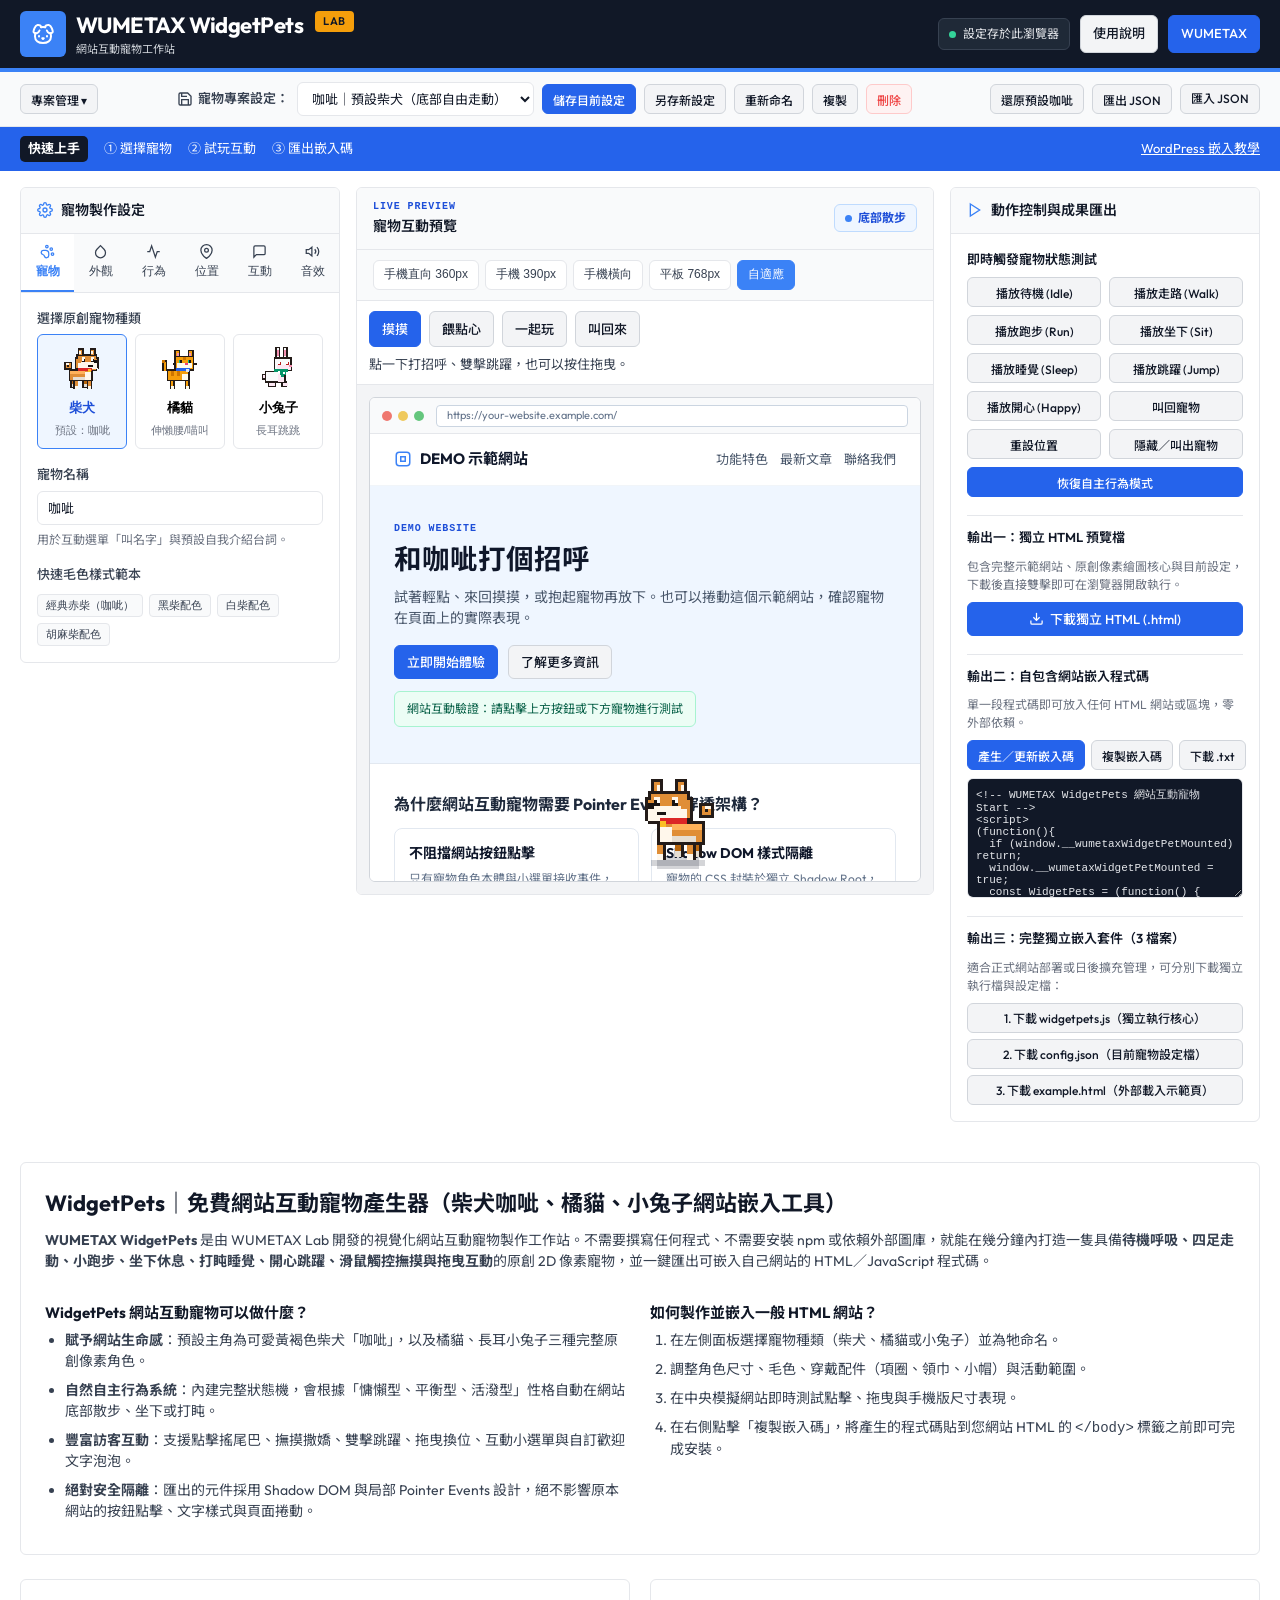
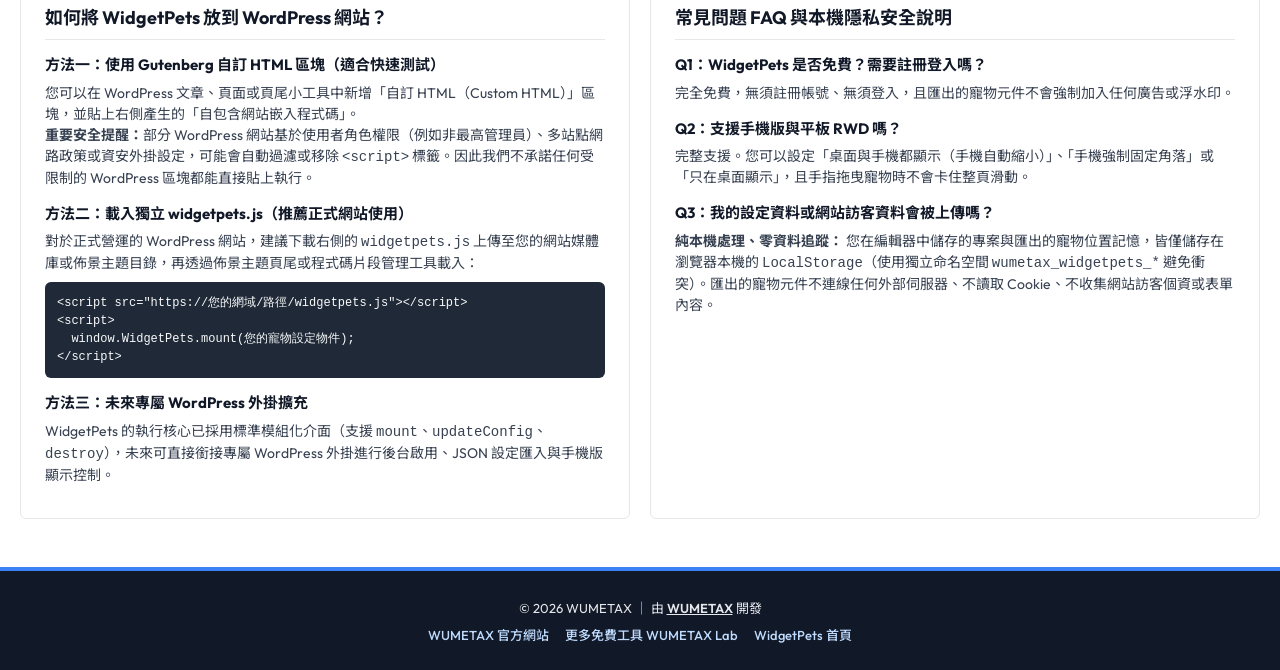
<file: index.html>
<!DOCTYPE html>
<html lang="zh-Hant">
<head>
  <meta charset="UTF-8">
  <meta name="viewport" content="width=device-width, initial-scale=1.0, maximum-scale=5.0">
  <meta name="theme-color" content="#111827">
  <title>免費網站互動寵物產生器｜柴犬、貓咪桌面寵物與網站嵌入工具｜WidgetPets</title>
  <meta name="description" content="免費使用 WidgetPets 網站互動寵物製作器，自訂柴犬、貓咪等可愛像素寵物，支援走路、睡覺、跳躍、點擊互動、拖曳移動與手機版顯示，即時預覽並產生 HTML／JavaScript 嵌入程式碼，讓你的網站擁有會動的互動寵物。">
  <link rel="canonical" href="https://widgetpets.wumetax.com/">
  
  <!-- Open Graph / Twitter Card -->
  <meta property="og:type" content="website">
  <meta property="og:title" content="免費網站互動寵物產生器｜柴犬、貓咪桌面寵物與網站嵌入工具｜WidgetPets">
  <meta property="og:description" content="免費使用 WidgetPets 網站互動寵物製作器，自訂柴犬、貓咪等可愛像素寵物，支援走路、睡覺、跳躍、點擊互動、拖曳移動與手機版顯示，即時預覽並產生 HTML／JavaScript 嵌入程式碼。">
  <meta property="og:url" content="https://widgetpets.wumetax.com/">
  <meta property="og:site_name" content="WUMETAX WidgetPets">
  <meta name="twitter:card" content="summary">
  <meta name="twitter:title" content="免費網站互動寵物產生器｜WidgetPets">
  <meta name="twitter:description" content="幾分鐘內建立專屬網站互動寵物，支援柴犬咖呲、橘貓、小兔子，一鍵匯出 Shadow DOM 安全隔離嵌入碼。">

  <!-- Inline SVG Favicon -->
  <link rel="icon" type="image/svg+xml" href="data:image/svg+xml,%3Csvg xmlns='http://www.w3.org/2000/svg' viewBox='0 0 32 32'%3E%3Crect width='32' height='32' rx='6' fill='%23111827'/%3E%3Cpath d='M7 9h4v4H7zm14 0h4v4h-4zM6 13h20v12H6z' fill='%23E08E36'/%3E%3Cpath d='M9 17h14v8H9z' fill='%23FFF7EB'/%3E%3Crect x='10' y='15' width='3' height='3' fill='%231F1916'/%3E%3Crect x='19' y='15' width='3' height='3' fill='%231F1916'/%3E%3Crect x='15' y='17' width='2' height='2' fill='%231F1916'/%3E%3C/svg%3E">

  <!-- Google Fonts with graceful fallback -->
  <link rel="preconnect" href="https://fonts.googleapis.com">
  <link rel="preconnect" href="https://fonts.gstatic.com" crossorigin>
  <link href="https://fonts.googleapis.com/css2?family=Noto+Sans+TC:wght@400;500;600;700&family=Outfit:wght@500;600;700&display=swap" rel="stylesheet">

  <!-- SoftwareApplication JSON-LD -->
  <script type="application/ld+json">
  {
    "@context": "https://schema.org",
    "@type": "SoftwareApplication",
    "name": "WUMETAX WidgetPets 網站互動寵物製作工作站",
    "operatingSystem": "Web Browser",
    "applicationCategory": "DeveloperApplication",
    "offers": {
      "@type": "Offer",
      "price": "0",
      "priceCurrency": "TWD"
    },
    "author": {
      "@type": "Organization",
      "name": "WUMETAX",
      "url": "https://wumetax.com/"
    },
    "url": "https://widgetpets.wumetax.com/",
    "description": "免費線上製作網站互動像素寵物，支援柴犬咖呲、橘貓、小兔子，具備完整狀態機、滑鼠觸控互動與獨立 Shadow DOM 網站嵌入碼匯出。"
  }
  </script>

  <style>
    :root {
      --topbar-height: 72px;
      --nav-bg: #111827;
      --primary: #3B82F6;
      --primary-hover: #2563EB;
      --primary-light: #EFF6FF;
      --bg-main: #FFFFFF;
      --card-bg: #FFFFFF;
      --border: #E5E7EB;
      --text-main: #111827;
      --text-sub: #374151;
      --text-muted: #6B7280;
      --success: #10B981;
      --danger: #EF4444;
      --warning: #F59E0B;
      --radius: 6px;
      --soft: #F9FAFB;
      --line-strong: #D1D5DB;
      --font-sans: 'Outfit', 'Noto Sans TC', -apple-system, BlinkMacSystemFont, "Segoe UI", Roboto, sans-serif;
    }

    * {
      box-sizing: border-box;
      margin: 0;
      padding: 0;
    }

    body {
      font-family: var(--font-sans);
      background-color: var(--bg-main);
      color: var(--text-main);
      line-height: 1.5;
      -webkit-font-smoothing: antialiased;
    }

    /* Top Navigation */
    .top-navbar {
      background-color: var(--nav-bg);
      color: #FFFFFF;
      min-height: var(--topbar-height);
      padding: 0 20px;
      display: flex;
      align-items: center;
      justify-content: space-between;
      position: sticky;
      top: 0;
      z-index: 100;
      border-bottom: 4px solid var(--primary);
    }

    .brand-group {
      display: flex;
      align-items: center;
      gap: 12px;
    }

    .brand-logo {
      display: flex;
      align-items: center;
      gap: 10px;
      text-decoration: none;
      color: #FFFFFF;
    }

    .brand-badge {
      align-self: flex-start;
      background: #F59E0B;
      color: #111827;
      font-size: 11px;
      font-weight: 600;
      padding: 2px 8px;
      border-radius: 4px;
      letter-spacing: 0.5px;
    }

    .brand-mark {
      display: grid;
      place-items: center;
      width: 46px;
      height: 46px;
      flex: 0 0 auto;
      background: var(--primary);
      border-radius: var(--radius);
      color: #fff;
    }

    .brand-copy { display: grid; line-height: 1.2; }
    .brand-title { font-size: 22px; font-weight: 700; letter-spacing: -0.025em; }
    .brand-copy small { color: #D1D5DB; font-size: 11px; margin-top: 4px; }

    .nav-actions {
      display: flex;
      align-items: center;
      gap: 10px;
    }

    /* Project Bar */
    .project-bar {
      background: var(--soft);
      border-bottom: 1px solid var(--border);
      padding: 10px 20px;
      display: flex;
      align-items: center;
      justify-content: space-between;
      flex-wrap: wrap;
      gap: 12px;
    }

    .project-tools-toggle { display: none; }
    .visually-hidden {
      position: absolute;
      width: 1px;
      height: 1px;
      clip-path: inset(50%);
      overflow: hidden;
    }
    .btn:has(.visually-hidden:focus-visible) { outline: 3px solid #D97706; outline-offset: 2px; }

    .project-selector-group {
      display: flex;
      align-items: center;
      gap: 8px;
      flex-wrap: wrap;
    }

    .project-label {
      font-size: 13px;
      font-weight: 600;
      color: var(--text-sub);
      display: flex;
      align-items: center;
      gap: 5px;
    }

    /* Buttons & Inputs */
    .btn {
      display: inline-flex;
      align-items: center;
      justify-content: center;
      gap: 6px;
      height: 34px;
      padding: 0 12px;
      font-size: 13px;
      font-weight: 500;
      font-family: inherit;
      border-radius: 6px;
      border: 1px solid var(--line-strong);
      background: #F3F4F6;
      color: var(--text-main);
      cursor: pointer;
      transition: all 0.15s ease;
      white-space: nowrap;
      text-decoration: none;
    }

    .btn:hover {
      background: #E5E7EB;
      border-color: #9CA3AF;
    }

    .btn:active {
      transform: translateY(1px);
    }

    .btn-primary {
      background: var(--primary-hover);
      border-color: var(--primary-hover);
      color: #FFFFFF;
    }

    .btn-primary:hover {
      background: #1D4ED8;
      border-color: #1D4ED8;
    }

    .btn-danger {
      color: var(--danger);
      border-color: #FECACA;
      background: #FEF2F2;
    }

    .btn-danger:hover {
      background: #FEE2E2;
    }

    .btn-sm {
      height: 30px;
      padding: 0 10px;
      font-size: 12px;
    }

    .select-input, .text-input {
      height: 34px;
      padding: 0 10px;
      border: 1px solid var(--border);
      border-radius: 6px;
      font-size: 13px;
      font-family: inherit;
      color: var(--text-main);
      background: #FFFFFF;
      outline: none;
      transition: border-color 0.15s;
    }

    .select-input:focus, .text-input:focus {
      border-color: var(--primary);
      box-shadow: 0 0 0 2px rgba(59, 130, 246, 0.15);
    }

    /* Mobile Mode Switcher (Hidden on Desktop) */
    .mobile-workspace-nav {
      display: none;
      background: var(--card-bg);
      border-bottom: 1px solid var(--border);
      padding: 6px 12px;
      gap: 6px;
      overflow-x: auto;
    }

    .mobile-tab-btn {
      flex: 1;
      min-width: 64px;
      height: 34px;
      border: 1px solid var(--border);
      background: #F9FAFB;
      border-radius: 6px;
      font-size: 13px;
      font-weight: 500;
      color: var(--text-sub);
      cursor: pointer;
      display: flex;
      align-items: center;
      justify-content: center;
      gap: 4px;
    }

    .mobile-tab-btn.active {
      background: var(--primary);
      color: #FFFFFF;
      border-color: var(--primary);
    }

    /* Main 3-Column Workstation Grid */
    .workstation-grid {
      display: grid;
      grid-template-columns: 320px minmax(0, 1fr) 310px;
      gap: 16px;
      padding: 16px 20px;
      min-height: calc(100vh - 120px);
      max-width: 1920px;
      margin: 0 auto;
      align-items: start;
    }

    .panel-card {
      background: var(--card-bg);
      border: 1px solid var(--border);
      border-radius: var(--radius);
      display: flex;
      flex-direction: column;
      overflow: hidden;
      min-width: 0;
    }

    .panel-header {
      padding: 12px 16px;
      border-bottom: 1px solid var(--border);
      display: flex;
      align-items: center;
      justify-content: space-between;
      background: #F9FAFB;
    }

    .panel-title {
      font-size: 14px;
      font-weight: 600;
      color: var(--text-main);
      display: flex;
      align-items: center;
      gap: 8px;
    }

    /* Left Panel Tabs */
    .config-tabs {
      display: grid;
      grid-template-columns: repeat(6, 1fr);
      border-bottom: 1px solid var(--border);
      background: #F9FAFB;
    }

    .config-tab {
      padding: 10px 4px;
      font-size: 12px;
      font-weight: 500;
      color: var(--text-sub);
      background: transparent;
      border: none;
      border-bottom: 2px solid transparent;
      cursor: pointer;
      display: flex;
      flex-direction: column;
      align-items: center;
      gap: 4px;
      transition: all 0.15s;
    }

    .config-tab:hover {
      color: var(--primary);
      background: #F3F4F6;
    }

    .config-tab.active {
      color: var(--primary);
      border-bottom-color: var(--primary);
      background: #FFFFFF;
      font-weight: 600;
    }

    .config-body {
      padding: 16px;
      max-height: calc(100vh - 220px);
      overflow-y: auto;
    }

    .tab-pane {
      display: none;
      flex-direction: column;
      gap: 16px;
    }

    .tab-pane.active {
      display: flex;
    }

    /* Form Controls */
    .form-group {
      display: flex;
      flex-direction: column;
      gap: 6px;
    }

    .form-label {
      font-size: 13px;
      font-weight: 500;
      color: var(--text-sub);
      display: flex;
      align-items: center;
      justify-content: space-between;
    }

    .form-hint {
      font-size: 12px;
      color: var(--text-muted);
    }

    .species-cards {
      display: grid;
      grid-template-columns: repeat(3, 1fr);
      gap: 8px;
    }

    .species-card {
      border: 1px solid var(--border);
      border-radius: 6px;
      padding: 10px 8px;
      text-align: center;
      cursor: pointer;
      background: #FFFFFF;
      transition: all 0.15s;
      display: flex;
      flex-direction: column;
      align-items: center;
      gap: 6px;
    }

    .species-card:hover {
      border-color: #93C5FD;
      background: #F9FAFB;
    }

    .species-card.active {
      border-color: var(--primary);
      background: var(--primary-light);
      color: #1D4ED8;
    }

    .species-name {
      font-size: 13px;
      font-weight: 600;
    }

    .species-tag {
      font-size: 11px;
      color: var(--text-muted);
    }

    .color-row {
      display: grid;
      grid-template-columns: 1fr 1fr;
      gap: 10px;
    }

    .color-picker-wrap {
      display: flex;
      align-items: center;
      gap: 8px;
      border: 1px solid var(--border);
      padding: 4px 8px;
      border-radius: 6px;
      background: #FFFFFF;
    }

    .color-picker-wrap input[type="color"] {
      width: 24px;
      height: 24px;
      border: none;
      background: none;
      cursor: pointer;
    }

    .color-hex {
      font-size: 12px;
      font-family: monospace;
      color: var(--text-sub);
    }

    .preset-swatches {
      display: flex;
      gap: 6px;
      flex-wrap: wrap;
      margin-top: 4px;
    }

    .swatch-btn {
      font-size: 11px;
      padding: 3px 8px;
      border-radius: 4px;
      border: 1px solid var(--border);
      background: #F9FAFB;
      cursor: pointer;
      color: var(--text-sub);
    }

    .swatch-btn:hover {
      border-color: var(--primary);
      color: var(--primary);
    }

    .range-wrap {
      display: flex;
      align-items: center;
      gap: 10px;
    }

    .range-wrap input[type="range"] {
      flex: 1;
      accent-color: var(--primary);
      cursor: pointer;
    }

    .switch-row {
      display: flex;
      align-items: center;
      justify-content: space-between;
      padding: 8px 10px;
      background: #F9FAFB;
      border: 1px solid var(--border);
      border-radius: 6px;
    }

    .switch-label {
      font-size: 13px;
      color: var(--text-main);
    }

    .toggle-checkbox {
      width: 18px;
      height: 18px;
      accent-color: var(--primary);
      cursor: pointer;
    }

    /* Speech Phrases List */
    .phrases-list {
      display: flex;
      flex-direction: column;
      gap: 6px;
      max-height: 180px;
      overflow-y: auto;
      border: 1px solid var(--border);
      border-radius: 6px;
      padding: 8px;
      background: #F9FAFB;
    }

    .phrase-item {
      display: flex;
      align-items: center;
      justify-content: space-between;
      gap: 8px;
      background: #FFFFFF;
      padding: 6px 8px;
      border-radius: 4px;
      border: 1px solid var(--border);
      font-size: 12px;
    }

    .phrase-text {
      flex: 1;
      word-break: break-all;
    }

    /* Center Panel: Live Website Simulator */
    .preview-toolbar {
      padding: 10px 16px;
      border-bottom: 1px solid var(--border);
      background: #F9FAFB;
      display: flex;
      align-items: center;
      justify-content: space-between;
      flex-wrap: wrap;
      gap: 10px;
    }

    .viewport-group {
      display: flex;
      align-items: center;
      gap: 6px;
      flex-wrap: wrap;
    }

    .vp-btn {
      height: 30px;
      padding: 0 10px;
      font-size: 12px;
      border: 1px solid var(--border);
      background: #FFFFFF;
      border-radius: 6px;
      cursor: pointer;
      color: var(--text-sub);
      display: inline-flex;
      align-items: center;
      gap: 5px;
    }

    .vp-btn.active {
      background: var(--primary);
      color: #FFFFFF;
      border-color: var(--primary);
    }

    .status-pill {
      display: inline-flex;
      align-items: center;
      gap: 6px;
      font-size: 12px;
      padding: 4px 10px;
      border-radius: 999px;
      background: #EFF6FF;
      color: #1D4ED8;
      border: 1px solid #BFDBFE;
      font-weight: 500;
    }

    .status-dot {
      width: 7px;
      height: 7px;
      border-radius: 50%;
      background: var(--primary);
    }

    .preview-stage-wrapper {
      background: #F3F4F6;
      padding: 12px;
      display: flex;
      justify-content: center;
      align-items: flex-start;
      min-width: 0;
    }

    .simulated-browser {
      width: 100%;
      height: clamp(400px, calc(100dvh - 415px), 600px);
      background: #FFFFFF;
      min-width: 0;
      max-width: 100%;
      border-radius: var(--radius);
      border: 1px solid var(--line-strong);
      display: flex;
      flex-direction: column;
      overflow: hidden;
      transition: width 0.25s ease, height 0.25s ease;
      position: relative;
    }

    .browser-chrome {
      height: 36px;
      background: var(--soft);
      border-bottom: 1px solid var(--border);
      display: flex;
      align-items: center;
      padding: 0 12px;
      gap: 12px;
      flex-shrink: 0;
    }

    .browser-dots {
      display: flex;
      gap: 6px;
    }

    .browser-dot {
      width: 10px;
      height: 10px;
      border-radius: 50%;
      background: #CBD5E1;
    }

    .browser-address {
      flex: 1;
      height: 22px;
      background: #FFFFFF;
      border: 1px solid #CBD5E1;
      border-radius: 4px;
      font-size: 11px;
      color: #64748B;
      display: flex;
      align-items: center;
      padding: 0 10px;
      overflow: hidden;
      white-space: nowrap;
    }

    /* Viewport inside simulated browser where both website content and pet live */
    .browser-viewport {
      flex: 1;
      position: relative;
      overflow: hidden;
      background: #FFFFFF;
      display: flex;
      flex-direction: column;
    }

    .mock-site-scroll {
      flex: 1;
      overflow-y: auto;
      scroll-behavior: smooth;
      position: relative;
      z-index: 1;
    }

    /* Mock Website Styling inside Simulator */
    .mock-nav {
      display: flex;
      align-items: center;
      justify-content: space-between;
      padding: 14px 24px;
      border-bottom: 1px solid #F1F5F9;
      background: rgba(255, 255, 255, 0.95);
      position: sticky;
      top: 0;
      z-index: 5;
    }

    .mock-brand {
      font-weight: 700;
      font-size: 15px;
      color: #0F172A;
      display: flex;
      align-items: center;
      gap: 8px;
    }

    .mock-nav-links {
      display: flex;
      gap: 16px;
      font-size: 13px;
    }

    .mock-nav-links a {
      color: #475569;
      text-decoration: none;
      cursor: pointer;
    }

    .mock-nav-links a:hover {
      color: var(--primary);
    }

    .mock-hero {
      padding: 36px 24px;
      background: #EFF6FF;
      border-bottom: 1px solid #E2E8F0;
    }

    .mock-hero h2 {
      font-size: 22px;
      color: #0F172A;
      margin-bottom: 8px;
    }

    .mock-hero p {
      font-size: 14px;
      color: #475569;
      max-width: 540px;
      margin-bottom: 16px;
    }

    .mock-cta-row {
      display: flex;
      align-items: center;
      gap: 10px;
      flex-wrap: wrap;
    }

    .mock-section {
      padding: 28px 24px;
      border-bottom: 1px solid #F1F5F9;
    }

    .mock-section h3 {
      font-size: 16px;
      margin-bottom: 12px;
      color: #1E293B;
    }

    .mock-cards-grid {
      display: grid;
      grid-template-columns: repeat(auto-fit, minmax(180px, 1fr));
      gap: 12px;
    }

    .mock-card {
      border: 1px solid #E2E8F0;
      border-radius: 8px;
      padding: 14px;
      background: #FFFFFF;
    }

    .mock-card h4 {
      font-size: 14px;
      margin-bottom: 6px;
      color: #0F172A;
    }

    .mock-card p {
      font-size: 12px;
      color: #64748B;
      margin-bottom: 10px;
    }

    .mock-footer {
      padding: 24px;
      background: #F8FAFC;
      font-size: 12px;
      color: #64748B;
      text-align: center;
    }

    .mock-log-banner {
      margin-top: 12px;
      padding: 8px 12px;
      background: #ECFDF5;
      border: 1px solid #A7F3D0;
      color: #065F46;
      border-radius: 6px;
      font-size: 12px;
      display: inline-flex;
      align-items: center;
      gap: 6px;
    }

    /* Pet Mount Overlay inside Simulator */
    .simulator-pet-layer {
      position: absolute;
      inset: 0;
      pointer-events: none;
      overflow: hidden;
    }

    /* Right Panel: Actions & Export */
    .right-panel-body {
      padding: 16px;
      display: flex;
      flex-direction: column;
      gap: 18px;
    }

    .action-grid {
      display: grid;
      grid-template-columns: repeat(2, 1fr);
      gap: 8px;
    }

    .export-group {
      display: flex;
      flex-direction: column;
      gap: 8px;
      padding-top: 12px;
      border-top: 1px solid var(--border);
    }

    .export-subtitle {
      font-size: 13px;
      font-weight: 600;
      color: var(--text-main);
      margin-bottom: 2px;
    }

    .code-box {
      width: 100%;
      height: 120px;
      font-family: ui-monospace, SFMono-Regular, Menlo, Monaco, Consolas, monospace;
      font-size: 11px;
      padding: 8px;
      border: 1px solid var(--border);
      border-radius: 6px;
      background: #111827;
      color: #E5E7EB;
      resize: vertical;
    }

    /* Documentation & SEO Bottom Section */
    .docs-container {
      max-width: 1280px;
      margin: 24px auto 48px;
      padding: 0 20px;
      display: flex;
      flex-direction: column;
      gap: 24px;
    }

    .docs-card {
      background: var(--card-bg);
      border: 1px solid var(--border);
      border-radius: var(--radius);
      padding: 24px;
    }

    .docs-card h1 {
      font-size: 22px;
      color: var(--text-main);
      margin-bottom: 10px;
    }

    .docs-card h2 {
      font-size: 18px;
      color: var(--text-main);
      margin-bottom: 12px;
      padding-bottom: 8px;
      border-bottom: 1px solid var(--border);
    }

    .docs-card h3 {
      font-size: 15px;
      color: var(--text-main);
      margin: 14px 0 6px;
    }

    .docs-card p, .docs-card li {
      font-size: 14px;
      color: var(--text-sub);
      margin-bottom: 8px;
    }

    .docs-card ul, .docs-card ol {
      padding-left: 20px;
    }

    .docs-grid {
      display: grid;
      grid-template-columns: repeat(auto-fit, minmax(min(320px, 100%), 1fr));
      gap: 20px;
    }

    .code-snippet-block {
      background: #1F2937;
      color: #F9FAFB;
      padding: 12px;
      border-radius: 6px;
      font-family: monospace;
      font-size: 12px;
      overflow-x: auto;
      margin: 8px 0;
    }

    /* Site Footer */
    .site-footer {
      background: var(--nav-bg);
      border-top: 4px solid var(--primary);
      padding: 28px 20px;
      text-align: center;
      font-size: 13px;
      color: #E5E7EB;
    }

    .footer-links {
      display: flex;
      justify-content: center;
      gap: 16px;
      margin-top: 8px;
      flex-wrap: wrap;
    }

    .footer-links a {
      color: #BFDBFE;
      text-decoration: none;
      font-weight: 500;
    }

    .footer-links a:hover {
      text-decoration: underline;
    }

    /* Toast Notification */
    .toast-msg {
      position: fixed;
      bottom: 20px;
      right: 20px;
      background: #111827;
      color: #FFFFFF;
      padding: 10px 16px;
      border-radius: 8px;
      font-size: 13px;
      box-shadow: 0 10px 15px -3px rgba(0, 0, 0, 0.2);
      z-index: 9999;
      opacity: 0;
      transform: translateY(10px);
      pointer-events: none;
      transition: all 0.2s ease;
    }

    .toast-msg.show {
      opacity: 1;
      transform: translateY(0);
    }

    /* Responsive RWD */
    @media (max-width: 1180px) {
      .workstation-grid {
        grid-template-columns: 300px minmax(0, 1fr);
      }
      .panel-right {
        grid-column: 1 / -1;
      }
    }

    @media (max-width: 860px) {
      .mobile-workspace-nav {
        display: flex;
        position: sticky;
        top: var(--topbar-height);
        z-index: 95;
      }
      .workstation-grid {
        grid-template-columns: minmax(0, 1fr);
        padding: 12px;
      }
      .config-body {
        max-height: none;
      }
      .workstation-grid[data-mobile-view="preview"] .panel-left,
      .workstation-grid[data-mobile-view="preview"] .panel-right {
        display: none;
      }
      .workstation-grid[data-mobile-view="config"] .panel-center,
      .workstation-grid[data-mobile-view="config"] .panel-right {
        display: none;
      }
      .workstation-grid[data-mobile-view="export"] .panel-left,
      .workstation-grid[data-mobile-view="export"] .panel-center {
        display: none;
      }
      .preview-stage-wrapper {
        padding: 8px;
      }
      .simulated-browser {
        height: 300px;
      }
    }
    #docs-guide, #wordpress-guide { scroll-margin-top: calc(var(--topbar-height) + 50px); }
    .nav-actions .btn { min-height: 38px; }
    .local-chip {
      display: inline-flex;
      align-items: center;
      gap: 7px;
      padding: 6px 10px;
      border: 1px solid #374151;
      border-radius: var(--radius);
      color: #E5E7EB;
      background: #1F2937;
      font-size: 12px;
      white-space: nowrap;
    }
    .local-chip .status-dot { background: #34D399; }
    .guide-strip {
      display: flex;
      flex-wrap: wrap;
      align-items: center;
      gap: 8px 16px;
      padding: 9px 20px;
      background: var(--primary-hover);
      color: #fff;
      font-size: 13px;
    }
    .guide-strip strong {
      padding: 3px 8px;
      border-radius: 5px;
      background: var(--nav-bg);
    }
    .guide-strip a { color: inherit; margin-inline-start: auto; }
    .panel-kicker {
      color: #1D4ED8;
      font: 700 10px/1.3 ui-monospace, monospace;
      letter-spacing: 0.09em;
      margin-bottom: 3px;
    }
    .preview-actions {
      display: flex;
      flex-wrap: wrap;
      align-items: center;
      gap: 8px;
      padding: 10px 12px;
      border-bottom: 1px solid var(--border);
    }
    .preview-actions .btn { min-height: 36px; }
    .preview-feedback {
      flex: 1 1 100%;
      font-size: 13px;
      color: var(--text-sub);
      overflow-wrap: anywhere;
    }
    .mock-site-scroll { container-type: inline-size; }
    .mock-hero h2 { font-size: clamp(22px, 5cqi, 36px); overflow-wrap: anywhere; }
    .mock-nav { flex-wrap: wrap; gap: 6px 16px; }
    .mock-nav-links { flex-wrap: wrap; gap: 6px 12px; }
    .browser-dot:nth-child(1) { background: #EF776F; }
    .browser-dot:nth-child(2) { background: #EFC95D; }
    .browser-dot:nth-child(3) { background: #64C67D; }
    .status-pill { border-radius: var(--radius); }
    :where(button, a, input, select, textarea):focus-visible {
      outline: 3px solid #D97706;
      outline-offset: 2px;
    }
    .config-tab:focus-visible, .species-card:focus-visible { outline-offset: -3px; }
    @container (max-width: 440px) {
      .mock-nav, .mock-hero, .mock-section { padding-inline: 16px; }
      .mock-hero { padding-block: 24px; }
    }
    @media (max-width: 860px) {
      :root { --topbar-height: 64px; }
      .top-navbar { padding-inline: 12px; gap: 8px; }
      .brand-group, .brand-logo { gap: 6px; }
      .brand-mark { width: 36px; height: 36px; }
      .brand-title { font-size: 16px; }
      .nav-actions { gap: 4px; }
      .nav-actions .local-chip { display: none; }
      .nav-actions .btn { padding-inline: 8px; font-size: 12px; }
      .project-bar { padding: 6px 12px; gap: 8px; }
      .project-tools-toggle { display: inline-flex; }
      .project-bar[data-expanded="false"] .project-selector-group { display: none; }
      .preview-toolbar { padding: 8px 12px; }
      .vp-btn { padding-inline: 7px; }
      .guide-strip { padding-inline: 12px; gap: 4px 8px; }
      .guide-strip a { margin-inline-start: 0; }
      .btn-sm { min-height: 36px; }
    }
    @media (max-width: 440px) {
      .brand-badge, .nav-actions .btn-primary, .guide-strip > span { display: none; }
      .guide-strip { justify-content: space-between; }
      .config-tabs { grid-template-columns: repeat(6, minmax(0, 1fr)); }
      .project-selector-group, .project-selector-group select { max-width: 100%; }
      .export-group > div { flex-wrap: wrap; }
    }
    @media (prefers-reduced-motion: reduce) {
      *, *::before, *::after { transition: none !important; scroll-behavior: auto !important; }
    }
  </style>
</head>
<body>

  <!-- Top Navigation -->
  <header class="top-navbar">
    <div class="brand-group">
      <a href="https://widgetpets.wumetax.com/" class="brand-logo">
        <span class="brand-mark"><svg width="24" height="24" viewBox="0 0 24 24" fill="none" stroke="currentColor" stroke-width="2" stroke-linecap="round" stroke-linejoin="round" aria-hidden="true">
          <path d="M10 5.172C10 3.782 8.423 2.679 6.5 3c-2.823.47-4.113 6.006-4 7 .08.703 1.725 1.722 3.656 1 1.261-.472 1.96-1.45 2.344-2.5"/>
          <path d="M14.267 5.172c0-1.39 1.577-2.493 3.5-2.172 2.823.47 4.113 6.006 4 7-.08.703-1.725 1.722-3.656 1-1.261-.472-1.855-1.45-2.239-2.5"/>
          <path d="M8 14v.5"/><path d="M16 14v.5"/>
          <path d="M11.25 16.25h1.5L12 17l-.75-.75Z"/>
          <path d="M4.42 11.247A13.152 13.152 0 0 0 4 14.556C4 18.728 7.582 21 12 21s8-2.272 8-6.444c0-1.061-.162-2.2-.493-3.309m-9.243-6.082A8.801 8.801 0 0 1 12 5c.78 0 1.5.108 2.161.306"/>
        </svg></span>
        <span class="brand-copy"><strong class="brand-title">WUMETAX WidgetPets</strong><small>網站互動寵物工作站</small></span>
      </a>
      <span class="brand-badge">LAB</span>
    </div>
    <nav class="nav-actions" aria-label="主要導覽">
      <span class="local-chip"><span class="status-dot" aria-hidden="true"></span>設定存於此瀏覽器</span>
      <a href="#docs-guide" class="btn">使用說明</a>
      <a href="https://wumetax.com/" target="_blank" rel="noopener" class="btn btn-primary">WUMETAX</a>
    </nav>
  </header>

  <!-- Project Storage Manager Bar -->
  <section class="project-bar" id="projectBar" data-expanded="false" aria-label="本機專案管理">
    <button type="button" class="btn btn-sm project-tools-toggle" aria-expanded="false">專案管理 ▾</button>
    <div class="project-selector-group">
      <span class="project-label">
        <svg width="16" height="16" viewBox="0 0 24 24" fill="none" stroke="currentColor" stroke-width="2"><path d="M19 21H5a2 2 0 0 1-2-2V5a2 2 0 0 1 2-2h11l5 5v11a2 2 0 0 1-2 2z"/><polyline points="17 21 17 13 7 13 7 21"/><polyline points="7 3 7 8 15 8"/></svg>
        寵物專案設定：
      </span>
      <select id="projectSelect" class="select-input" aria-label="選擇已儲存的寵物設定"></select>
      <button type="button" id="btnSaveProject" class="btn btn-primary btn-sm">儲存目前設定</button>
      <button type="button" id="btnSaveAsProject" class="btn btn-sm">另存新設定</button>
      <button type="button" id="btnRenameProject" class="btn btn-sm">重新命名</button>
      <button type="button" id="btnDuplicateProject" class="btn btn-sm">複製</button>
      <button type="button" id="btnDeleteProject" class="btn btn-danger btn-sm">刪除</button>
    </div>
    <div class="project-selector-group">
      <button type="button" id="btnResetDefaults" class="btn btn-sm">還原預設咖呲</button>
      <button type="button" id="btnExportJson" class="btn btn-sm">匯出 JSON</button>
      <label class="btn btn-sm" style="cursor:pointer;">
        匯入 JSON
        <input type="file" id="inputImportJson" accept=".json,application/json" class="visually-hidden">
      </label>
    </div>
  </section>

  <div class="guide-strip">
    <strong>快速上手</strong>
    <span>① 選擇寵物</span><span>② 試玩互動</span><span>③ 匯出嵌入碼</span>
    <a href="#wordpress-guide">WordPress 嵌入教學</a>
  </div>

  <!-- Mobile RWD Quick Switcher -->
  <div class="mobile-workspace-nav" role="tablist" aria-label="手機版工作區切換">
    <button type="button" class="mobile-tab-btn" data-mobile-target="config" data-subtab="pet">1. 寵物</button>
    <button type="button" class="mobile-tab-btn" data-mobile-target="config" data-subtab="look">2. 外觀</button>
    <button type="button" class="mobile-tab-btn" data-mobile-target="config" data-subtab="behavior">3. 行為</button>
    <button type="button" class="mobile-tab-btn active" data-mobile-target="preview">4. 預覽</button>
    <button type="button" class="mobile-tab-btn" data-mobile-target="export">5. 匯出</button>
  </div>

  <!-- Main 3-Column Workstation -->
  <main class="workstation-grid" id="workstationGrid" data-mobile-view="preview">
    
    <!-- LEFT PANEL: Pet Configuration -->
    <aside class="panel-card panel-left" aria-label="寵物詳細設定">
      <div class="panel-header">
        <div class="panel-title">
          <svg width="16" height="16" viewBox="0 0 24 24" fill="none" stroke="#3B82F6" stroke-width="2"><circle cx="12" cy="12" r="3"/><path d="M19.4 15a1.65 1.65 0 0 0 .33 1.82l.06.06a2 2 0 0 1 0 2.83 2 2 0 0 1-2.83 0l-.06-.06a1.65 1.65 0 0 0-1.82-.33 1.65 1.65 0 0 0-1 1.51V21a2 2 0 0 1-2 2 2 2 0 0 1-2-2v-.09A1.65 1.65 0 0 0 9 19.4a1.65 1.65 0 0 0-1.82.33l-.06.06a2 2 0 0 1-2.83 0 2 2 0 0 1 0-2.83l.06-.06a1.65 1.65 0 0 0 .33-1.82 1.65 1.65 0 0 0-1.51-1H3a2 2 0 0 1-2-2 2 2 0 0 1 2-2h.09A1.65 1.65 0 0 0 4.6 9a1.65 1.65 0 0 0-.33-1.82l-.06-.06a2 2 0 0 1 0-2.83 2 2 0 0 1 2.83 0l.06.06a1.65 1.65 0 0 0 1.82.33H9a1.65 1.65 0 0 0 1-1.51V3a2 2 0 0 1 2-2 2 2 0 0 1 2 2v.09a1.65 1.65 0 0 0 1 1.51 1.65 1.65 0 0 0 1.82-.33l.06-.06a2 2 0 0 1 2.83 0 2 2 0 0 1 0 2.83l-.06.06a1.65 1.65 0 0 0-.33 1.82V9a1.65 1.65 0 0 0 1.51 1H21a2 2 0 0 1 2 2 2 2 0 0 1-2 2h-.09a1.65 1.65 0 0 0-1.51 1z"/></svg>
          寵物製作設定
        </div>
      </div>

      <!-- 6 Config Tabs -->
      <div class="config-tabs" role="tablist">
        <button type="button" class="config-tab active" data-tab="pet" role="tab">
          <svg width="15" height="15" viewBox="0 0 24 24" fill="none" stroke="currentColor" stroke-width="2"><circle cx="11" cy="4" r="2"/><circle cx="18" cy="8" r="2"/><circle cx="20" cy="16" r="2"/><path d="M9 10a5 5 0 0 1 5 5v3.5a3.5 3.5 0 0 1-6.84 1.045Q6.52 17.48 4.46 16.84A3.5 3.5 0 0 1 5.5 10Z"/></svg>
          寵物
        </button>
        <button type="button" class="config-tab" data-tab="look" role="tab">
          <svg width="15" height="15" viewBox="0 0 24 24" fill="none" stroke="currentColor" stroke-width="2"><path d="M12 2.69l5.66 5.66a8 8 0 1 1-11.31 0z"/></svg>
          外觀
        </button>
        <button type="button" class="config-tab" data-tab="behavior" role="tab">
          <svg width="15" height="15" viewBox="0 0 24 24" fill="none" stroke="currentColor" stroke-width="2"><polyline points="22 12 18 12 15 21 9 3 6 12 2 12"/></svg>
          行為
        </button>
        <button type="button" class="config-tab" data-tab="position" role="tab">
          <svg width="15" height="15" viewBox="0 0 24 24" fill="none" stroke="currentColor" stroke-width="2"><path d="M21 10c0 7-9 13-9 13s-9-6-9-13a9 9 0 0 1 18 0z"/><circle cx="12" cy="10" r="3"/></svg>
          位置
        </button>
        <button type="button" class="config-tab" data-tab="interact" role="tab">
          <svg width="15" height="15" viewBox="0 0 24 24" fill="none" stroke="currentColor" stroke-width="2"><path d="M21 15a2 2 0 0 1-2 2H7l-4 4V5a2 2 0 0 1 2-2h14a2 2 0 0 1 2 2z"/></svg>
          互動
        </button>
        <button type="button" class="config-tab" data-tab="audio" role="tab">
          <svg width="15" height="15" viewBox="0 0 24 24" fill="none" stroke="currentColor" stroke-width="2"><polygon points="11 5 6 9 2 9 2 15 6 15 11 19 11 5"/><path d="M19.07 4.93a10 10 0 0 1 0 14.14"/><path d="M15.54 8.46a5 5 0 0 1 0 7.07"/></svg>
          音效
        </button>
      </div>

      <div class="config-body">
        <!-- TAB 1: 寵物 -->
        <div class="tab-pane active" id="tab-pet">
          <div class="form-group">
            <label class="form-label">選擇原創寵物種類</label>
            <div class="species-cards">
              <button type="button" class="species-card active" data-species="shiba">
                <canvas id="thumb-shiba" width="48" height="48"></canvas>
                <div class="species-name">柴犬</div>
                <div class="species-tag">預設：咖呲</div>
              </button>
              <button type="button" class="species-card" data-species="cat">
                <canvas id="thumb-cat" width="48" height="48"></canvas>
                <div class="species-name">橘貓</div>
                <div class="species-tag">伸懶腰/喵叫</div>
              </button>
              <button type="button" class="species-card" data-species="rabbit">
                <canvas id="thumb-rabbit" width="48" height="48"></canvas>
                <div class="species-name">小兔子</div>
                <div class="species-tag">長耳跳跳</div>
              </button>
            </div>
          </div>

          <div class="form-group">
            <label class="form-label" for="cfgPetName">寵物名稱</label>
            <input type="text" id="cfgPetName" class="text-input" maxlength="20" value="咖呲" placeholder="請輸入寵物名字">
            <span class="form-hint">用於互動選單「叫名字」與預設自我介紹台詞。</span>
          </div>

          <div class="form-group">
            <label class="form-label">快速毛色樣式範本</label>
            <div class="preset-swatches" id="speciesColorPresets"></div>
          </div>
        </div>

        <!-- TAB 2: 外觀 -->
        <div class="tab-pane" id="tab-look">
          <div class="form-group">
            <label class="form-label">
              <span>角色尺寸大小</span>
              <span id="lblSizeVal">96 px</span>
            </label>
            <div class="range-wrap">
              <input type="range" id="cfgSize" min="64" max="144" step="8" value="96">
            </div>
          </div>

          <div class="form-group">
            <label class="form-label">毛色設定（主色／胸口與斑紋輔色）</label>
            <div class="color-row">
              <div class="color-picker-wrap">
                <input type="color" id="cfgPrimaryColor" value="#E08E36" aria-label="毛色主色">
                <span class="color-hex" id="lblPrimaryHex">#E08E36</span>
              </div>
              <div class="color-picker-wrap">
                <input type="color" id="cfgSecondaryColor" value="#FFF7EB" aria-label="毛色輔色">
                <span class="color-hex" id="lblSecondaryHex">#FFF7EB</span>
              </div>
            </div>
          </div>

          <div class="form-group">
            <label class="form-label" for="cfgAccessory">原創角色穿戴配件</label>
            <select id="cfgAccessory" class="select-input">
              <option value="red-collar">紅色項圈（附金色鈴鐺）</option>
              <option value="blue-collar">藍色項圈（附銀色名牌）</option>
              <option value="bandana">唐草綠三角領巾</option>
              <option value="hat">探險家黃色小帽</option>
              <option value="none">無配件</option>
            </select>
            <span class="form-hint">配件會隨待機、走路、睡覺與轉向動作自動對齊。</span>
          </div>

          <div class="switch-row">
            <span class="switch-label">顯示底部立體陰影</span>
            <input type="checkbox" id="cfgShadow" class="toggle-checkbox" checked>
          </div>
        </div>

        <!-- TAB 3: 行為 -->
        <div class="tab-pane" id="tab-behavior">
          <div class="form-group">
            <label class="form-label" for="cfgPersonality">預設性格模式</label>
            <select id="cfgPersonality" class="select-input">
              <option value="balanced">平衡型（走動、休息與互動適中）</option>
              <option value="lively">活潑型（常走動、小跑步、開心跳躍）</option>
              <option value="lazy">慵懶型（常坐下休息、打盹睡覺）</option>
            </select>
          </div>

          <div class="form-group">
            <label class="form-label">
              <span>走路移動速度</span>
              <span id="lblWalkSpeed">55 px/s</span>
            </label>
            <div class="range-wrap">
              <input type="range" id="cfgWalkSpeed" min="25" max="110" step="5" value="55">
            </div>
          </div>

          <div class="form-group">
            <label class="form-label">
              <span>跑步移動速度</span>
              <span id="lblRunSpeed">115 px/s</span>
            </label>
            <div class="range-wrap">
              <input type="range" id="cfgRunSpeed" min="70" max="190" step="5" value="115">
            </div>
          </div>

          <div class="form-group">
            <label class="form-label">
              <span>平均待機停留時間</span>
              <span id="lblIdleTime">4.0 秒</span>
            </label>
            <div class="range-wrap">
              <input type="range" id="cfgIdleTime" min="1.5" max="10" step="0.5" value="4.0">
            </div>
          </div>

          <div class="form-group">
            <label class="form-label">
              <span>走動活躍頻率</span>
              <span id="lblWalkFreq">65%</span>
            </label>
            <div class="range-wrap">
              <input type="range" id="cfgWalkFreq" min="10" max="95" step="5" value="65">
            </div>
          </div>

          <div class="form-group">
            <label class="form-label">
              <span>自動打盹睡覺機率</span>
              <span id="lblSleepChance">25%</span>
            </label>
            <div class="range-wrap">
              <input type="range" id="cfgSleepChance" min="0" max="80" step="5" value="25">
            </div>
          </div>

          <div class="form-group">
            <label class="form-label">
              <span>動畫播放速度倍率</span>
              <span id="lblAnimSpeed">1.0x</span>
            </label>
            <div class="range-wrap">
              <input type="range" id="cfgAnimSpeed" min="0.5" max="1.8" step="0.1" value="1.0">
            </div>
          </div>

          <div class="switch-row">
            <span class="switch-label">啟用自主行為狀態機</span>
            <input type="checkbox" id="cfgAutoBehavior" class="toggle-checkbox" checked>
          </div>

          <div class="switch-row">
            <span class="switch-label">完全靜止模式（無障礙省電）</span>
            <input type="checkbox" id="cfgStaticMode" class="toggle-checkbox">
          </div>
        </div>

        <!-- TAB 4: 位置與手機 RWD -->
        <div class="tab-pane" id="tab-position">
          <div class="form-group">
            <label class="form-label" for="cfgPositionMode">網站上的活動範圍模式</label>
            <select id="cfgPositionMode" class="select-input">
              <option value="bottom-roam">模式一：網頁底部自由走動</option>
              <option value="corner-right">模式二：固定右下角小範圍活動</option>
              <option value="corner-left">模式二：固定左下角小範圍活動</option>
              <option value="custom">模式三：自訂拖曳位置（記憶相對比例）</option>
            </select>
          </div>

          <div class="form-group">
            <label class="form-label">
              <span>距離瀏覽器底部高度</span>
              <span id="lblBottomOffset">12 px</span>
            </label>
            <div class="range-wrap">
              <input type="range" id="cfgBottomOffset" min="0" max="120" step="4" value="12">
            </div>
          </div>

          <div class="form-group">
            <label class="form-label">
              <span>左右安全邊界距離</span>
              <span id="lblEdgeMargin">20 px</span>
            </label>
            <div class="range-wrap">
              <input type="range" id="cfgEdgeMargin" min="8" max="100" step="4" value="20">
            </div>
          </div>

          <div class="form-group">
            <label class="form-label" for="cfgZIndex">網站圖層 Z-Index（避免蓋住重要對話框）</label>
            <input type="number" id="cfgZIndex" class="text-input" min="10" max="999999" value="9990">
          </div>

          <div class="form-group" style="padding-top:8px; border-top:1px solid var(--border);">
            <label class="form-label" for="cfgMobileBehavior">手機版 RWD 顯示策略</label>
            <select id="cfgMobileBehavior" class="select-input">
              <option value="scale-down">桌面與手機皆顯示（手機自動縮小 80%）</option>
              <option value="corner-only">手機版強制固定於角落</option>
              <option value="both-normal">桌面與手機皆維持原尺寸</option>
              <option value="desktop-only">只在桌面顯示（手機版自動隱藏）</option>
            </select>
          </div>
        </div>

        <!-- TAB 5: 互動與文字泡泡 -->
        <div class="tab-pane" id="tab-interact">
          <div class="switch-row">
            <span class="switch-label">允許點擊互動（搖尾／開心反應）</span>
            <input type="checkbox" id="cfgEnableClick" class="toggle-checkbox" checked>
          </div>
          <div class="switch-row">
            <span class="switch-label">允許滑鼠與手指拖曳移動寵物</span>
            <input type="checkbox" id="cfgEnableDrag" class="toggle-checkbox" checked>
          </div>
          <div class="switch-row">
            <span class="switch-label">允許在寵物身上滑動撫摸撒嬌</span>
            <input type="checkbox" id="cfgEnablePetting" class="toggle-checkbox" checked>
          </div>
          <div class="switch-row">
            <span class="switch-label">允許雙擊觸發開心跳躍轉圈</span>
            <input type="checkbox" id="cfgEnableDblClick" class="toggle-checkbox" checked>
          </div>
          <div class="switch-row">
            <span class="switch-label">顯示寵物旁小巧互動選單按鈕</span>
            <input type="checkbox" id="cfgShowQuickMenu" class="toggle-checkbox" checked>
          </div>
          <div class="switch-row">
            <span class="switch-label">顯示說話文字泡泡</span>
            <input type="checkbox" id="cfgEnableBubble" class="toggle-checkbox" checked>
          </div>

          <div class="form-group">
            <label class="form-label">
              <span>文字泡泡自動出現頻率</span>
              <span id="lblBubbleFreq">35%</span>
            </label>
            <div class="range-wrap">
              <input type="range" id="cfgBubbleFreq" min="0" max="100" step="5" value="35">
            </div>
          </div>

          <div class="form-group">
            <label class="form-label">自訂說話句子（安全純文字跳脫）</label>
            <div style="display:flex; gap:6px;">
              <input type="text" id="inputNewPhrase" class="text-input" style="flex:1;" maxlength="40" placeholder="新增一句話，例如：今天也要開心！">
              <button type="button" id="btnAddPhrase" class="btn btn-primary btn-sm">新增</button>
            </div>
            <div class="phrases-list" id="phrasesList"></div>
          </div>
        </div>

        <!-- TAB 6: 音效 -->
        <div class="tab-pane" id="tab-audio">
          <div class="switch-row">
            <span class="switch-label">啟用 Web Audio 原創合成音效</span>
            <input type="checkbox" id="cfgAudioEnabled" class="toggle-checkbox" checked>
          </div>

          <div class="form-group">
            <label class="form-label">
              <span>音效音量大小</span>
              <span id="lblAudioVolume">60%</span>
            </label>
            <div class="range-wrap">
              <input type="range" id="cfgAudioVolume" min="0" max="100" step="5" value="60">
            </div>
          </div>

          <div class="form-group">
            <label class="form-label" for="cfgAudioPolicy">發聲時機限制（避免干擾網站訪客）</label>
            <select id="cfgAudioPolicy" class="select-input">
              <option value="interaction-only">僅在使用者點擊或互動時發聲（推薦預設）</option>
              <option value="allow-autonomous">允許自主行動時偶爾輕微發聲</option>
              <option value="muted">完全靜音</option>
            </select>
          </div>

          <div class="form-group">
            <label class="form-label">立即試聽原創音效</label>
            <div style="display:flex; gap:6px; flex-wrap:wrap;">
              <button type="button" class="btn btn-sm" data-test-sound="voice">試聽寵物叫聲</button>
              <button type="button" class="btn btn-sm" data-test-sound="happy">試聽開心音效</button>
              <button type="button" class="btn btn-sm" data-test-sound="jump">試聽跳躍音效</button>
              <button type="button" class="btn btn-sm" data-test-sound="wake">試聽睡醒音效</button>
            </div>
          </div>
        </div>
      </div>
    </aside>

    <!-- CENTER PANEL: Real Interactive Website Preview -->
    <section class="panel-card panel-center" aria-label="即時互動網站預覽區">
      <div class="panel-header">
        <div><div class="panel-kicker">LIVE PREVIEW</div><h2 class="panel-title">寵物互動預覽</h2></div>
        <div class="status-pill" id="liveStateBadge">
          <span class="status-dot" aria-hidden="true"></span>
          <strong id="lblCurrentState">待機呼吸</strong>
        </div>
      </div>
      <div class="preview-toolbar">
        <div class="viewport-group" role="group" aria-label="切換預覽裝置尺寸">
          <button type="button" class="vp-btn" data-vp-width="360" data-vp-height="600">手機直向 360px</button>
          <button type="button" class="vp-btn" data-vp-width="390" data-vp-height="620">手機 390px</button>
          <button type="button" class="vp-btn" data-vp-width="640" data-vp-height="360">手機橫向</button>
          <button type="button" class="vp-btn" data-vp-width="768" data-vp-height="600">平板 768px</button>
          <button type="button" class="vp-btn active" data-vp-width="100%" data-vp-height="auto">自適應</button>
        </div>
      </div>
      <div class="preview-actions" role="group" aria-label="試玩寵物互動">
        <button type="button" class="btn btn-primary" data-preview-action="pet">摸摸</button>
        <button type="button" class="btn" data-preview-action="feed">餵點心</button>
        <button type="button" class="btn" data-preview-action="play">一起玩</button>
        <button type="button" class="btn" data-preview-action="callBack">叫回來</button>
        <p class="preview-feedback" id="previewFeedback" role="status">點一下打招呼、雙擊跳躍，也可以按住拖曳。</p>
      </div>

      <div class="preview-stage-wrapper">
        <div class="simulated-browser" id="simulatedBrowser">
          <div class="browser-chrome">
            <div class="browser-dots">
              <span class="browser-dot"></span>
              <span class="browser-dot"></span>
              <span class="browser-dot"></span>
            </div>
            <div class="browser-address">https://your-website.example.com/</div>
          </div>

          <!-- Simulated Viewport -->
          <div class="browser-viewport" id="simulatorViewport">
            <div class="mock-site-scroll" id="mockSiteScroll">
              <nav class="mock-nav">
                <div class="mock-brand">
                  <svg width="18" height="18" viewBox="0 0 24 24" fill="none" stroke="#3B82F6" stroke-width="2"><rect x="3" y="3" width="18" height="18" rx="4"/><path d="M9 9h6v6H9z"/></svg>
                  DEMO 示範網站
                </div>
                <div class="mock-nav-links">
                  <a href="#mock-features" class="mock-interactive-trigger" data-msg="點擊了導覽列「功能特色」連結">功能特色</a>
                  <a href="#mock-articles" class="mock-interactive-trigger" data-msg="點擊了導覽列「最新文章」連結">最新文章</a>
                  <a href="#mock-footer" class="mock-interactive-trigger" data-msg="點擊了導覽列「聯絡我們」連結">聯絡我們</a>
                </div>
              </nav>

              <div class="mock-hero">
                <div class="panel-kicker">DEMO WEBSITE</div>
                <h2>和<span id="mockHeroPetName">咖呲</span>打個招呼</h2>
                <p>試著輕點、來回摸摸，或抱起寵物再放下。也可以捲動這個示範網站，確認寵物在頁面上的實際表現。</p>
                <div class="mock-cta-row">
                  <button type="button" class="btn btn-primary mock-interactive-trigger" data-msg="成功觸發網站「立即開始體驗」主按鈕">立即開始體驗</button>
                  <button type="button" class="btn mock-interactive-trigger" data-msg="成功觸發網站「了解更多資訊」次要按鈕">了解更多資訊</button>
                </div>
                <div class="mock-log-banner" id="mockSiteLog">
                  網站互動驗證：請點擊上方按鈕或下方寵物進行測試
                </div>
              </div>

              <div class="mock-section" id="mock-features">
                <h3>為什麼網站互動寵物需要 Pointer Events 穿透架構？</h3>
                <div class="mock-cards-grid">
                  <div class="mock-card">
                    <h4>不阻擋網站按鈕點擊</h4>
                    <p>只有寵物角色本體與小選單接收事件，其餘透明區域完全穿透。</p>
                    <button type="button" class="btn btn-sm mock-interactive-trigger" data-msg="成功點擊卡片 A 按鈕">測試卡片按鈕 A</button>
                  </div>
                  <div class="mock-card">
                    <h4>Shadow DOM 樣式隔離</h4>
                    <p>寵物的 CSS 封裝於獨立 Shadow Root，絕不汙染網站原本的字型與排版。</p>
                    <button type="button" class="btn btn-sm mock-interactive-trigger" data-msg="成功點擊卡片 B 按鈕">測試卡片按鈕 B</button>
                  </div>
                  <div class="mock-card">
                    <h4>RWD 安全邊界保護</h4>
                    <p>無論桌面縮放或切換手機直橫向，寵物都會自動保持在可視範圍內。</p>
                    <button type="button" class="btn btn-sm mock-interactive-trigger" data-msg="成功點擊卡片 C 按鈕">測試卡片按鈕 C</button>
                  </div>
                </div>
              </div>

              <div class="mock-section" id="mock-articles">
                <h3>往下捲動測試底部固定表現</h3>
                <p style="font-size:13px; color:#475569; margin-bottom:12px;">
                  當你在這個模擬網頁中上下捲動時，寵物會穩定停留在視窗底部（或你指定的角落），不會因為捲動而消失。你也可以把寵物直接拖曳到卡片旁邊，放開後牠會自然受重力落回活動地面。
                </p>
                <div class="mock-cards-grid">
                  <div class="mock-card">
                    <h4>支援滑鼠撫摸手勢</h4>
                    <p>在寵物身上左右輕滑，就能觸發撒嬌反應與愛心像素特效，且不影響正常頁面捲動。</p>
                  </div>
                  <div class="mock-card">
                    <h4>背景頁籤智慧節能</h4>
                    <p>當訪客切換到其他瀏覽器分頁時，動畫更新會自動降頻並限制時間步長，回到頁面時平順恢復。</p>
                  </div>
                </div>
              </div>

              <footer class="mock-footer" id="mock-footer">
                <div>模擬網站頁尾區域 — 即使寵物站在頁尾上方，下方按鈕依然可以正常點擊：</div>
                <div style="margin-top:8px;">
                  <button type="button" class="btn btn-sm mock-interactive-trigger" data-msg="成功點擊頁尾「訂閱電子報」按鈕">訂閱電子報測試按鈕</button>
                </div>
              </footer>
            </div>

            <!-- Pet Engine Mounts Here Inside Simulator -->
            <div class="simulator-pet-layer" id="simulatorPetMount"></div>
          </div>
        </div>
      </div>
    </section>

    <!-- RIGHT PANEL: Action Triggers & Export Deliverables -->
    <aside class="panel-card panel-right" aria-label="動作測試與嵌入碼匯出">
      <div class="panel-header">
        <div class="panel-title">
          <svg width="16" height="16" viewBox="0 0 24 24" fill="none" stroke="#3B82F6" stroke-width="2"><polygon points="5 3 19 12 5 21 5 3"/></svg>
          動作控制與成果匯出
        </div>
      </div>

      <div class="right-panel-body">
        <div>
          <div class="export-subtitle" style="margin-bottom:8px;">即時觸發寵物狀態測試</div>
          <div class="action-grid">
            <button type="button" class="btn btn-sm" data-force-state="idle">播放待機 (Idle)</button>
            <button type="button" class="btn btn-sm" data-force-state="walk">播放走路 (Walk)</button>
            <button type="button" class="btn btn-sm" data-force-state="run">播放跑步 (Run)</button>
            <button type="button" class="btn btn-sm" data-force-state="sit">播放坐下 (Sit)</button>
            <button type="button" class="btn btn-sm" data-force-state="sleep">播放睡覺 (Sleep)</button>
            <button type="button" class="btn btn-sm" data-force-state="jump">播放跳躍 (Jump)</button>
            <button type="button" class="btn btn-sm" data-force-state="happy">播放開心 (Happy)</button>
            <button type="button" class="btn btn-sm" id="btnCallBackPet">叫回寵物</button>
            <button type="button" class="btn btn-sm" id="btnResetPetPos">重設位置</button>
            <button type="button" class="btn btn-sm" id="btnToggleHidePet">隱藏／叫出寵物</button>
          </div>
          <button type="button" class="btn btn-primary btn-sm" id="btnResumeAuto" style="width:100%; margin-top:8px;">
            恢復自主行為模式
          </button>
        </div>

        <!-- Deliverable 1: Standalone HTML -->
        <div class="export-group">
          <div class="export-subtitle">輸出一：獨立 HTML 預覽檔</div>
          <p class="form-hint">包含完整示範網站、原創像素繪圖核心與目前設定，下載後直接雙擊即可在瀏覽器開啟執行。</p>
          <button type="button" id="btnDownloadStandaloneHtml" class="btn btn-primary">
            <svg width="15" height="15" viewBox="0 0 24 24" fill="none" stroke="currentColor" stroke-width="2"><path d="M21 15v4a2 2 0 0 1-2 2H5a2 2 0 0 1-2-2v-4"/><polyline points="7 10 12 15 17 10"/><line x1="12" y1="15" x2="12" y2="3"/></svg>
            下載獨立 HTML (.html)
          </button>
        </div>

        <!-- Deliverable 2: Self-Contained Embed Code -->
        <div class="export-group">
          <div class="export-subtitle">輸出二：自包含網站嵌入程式碼</div>
          <p class="form-hint">單一段程式碼即可放入任何 HTML 網站或區塊，零外部依賴。</p>
          <div style="display:flex; gap:6px;">
            <button type="button" id="btnGenerateEmbed" class="btn btn-primary btn-sm" style="flex:1;">產生／更新嵌入碼</button>
            <button type="button" id="btnCopyEmbed" class="btn btn-sm">複製嵌入碼</button>
            <button type="button" id="btnDownloadEmbedTxt" class="btn btn-sm">下載 .txt</button>
          </div>
          <textarea id="embedCodeOutput" class="code-box" readonly aria-label="產生的網站嵌入程式碼"></textarea>
        </div>

        <!-- Deliverable 3: Separate Kit Files -->
        <div class="export-group">
          <div class="export-subtitle">輸出三：完整獨立嵌入套件（3 檔案）</div>
          <p class="form-hint">適合正式網站部署或日後擴充管理，可分別下載獨立執行檔與設定檔：</p>
          <div style="display:grid; grid-template-columns: 1fr; gap:6px;">
            <button type="button" id="btnDownloadEngineJs" class="btn btn-sm">
              1. 下載 widgetpets.js（獨立執行核心）
            </button>
            <button type="button" id="btnDownloadConfigJson" class="btn btn-sm">
              2. 下載 config.json（目前寵物設定檔）
            </button>
            <button type="button" id="btnDownloadExampleHtml" class="btn btn-sm">
              3. 下載 example.html（外部載入示範頁）
            </button>
          </div>
        </div>
      </div>
    </aside>
  </main>

  <!-- SEO Documentation, WordPress Guide & Privacy Section -->
  <section class="docs-container" id="docs-guide">
    <article class="docs-card">
      <h1>WidgetPets｜免費網站互動寵物產生器（柴犬咖呲、橘貓、小兔子網站嵌入工具）</h1>
      <p>
        <strong>WUMETAX WidgetPets</strong> 是由 WUMETAX Lab 開發的視覺化網站互動寵物製作工作站。不需要撰寫任何程式、不需要安裝 npm 或依賴外部圖庫，就能在幾分鐘內打造一隻具備<strong>待機呼吸、四足走動、小跑步、坐下休息、打盹睡覺、開心跳躍、滑鼠觸控撫摸與拖曳互動</strong>的原創 2D 像素寵物，並一鍵匯出可嵌入自己網站的 HTML／JavaScript 程式碼。
      </p>
      <div class="docs-grid" style="margin-top:16px;">
        <div>
          <h3>WidgetPets 網站互動寵物可以做什麼？</h3>
          <ul>
            <li><strong>賦予網站生命感</strong>：預設主角為可愛黃褐色柴犬「咖呲」，以及橘貓、長耳小兔子三種完整原創像素角色。</li>
            <li><strong>自然自主行為系統</strong>：內建完整狀態機，會根據「慵懶型、平衡型、活潑型」性格自動在網站底部散步、坐下或打盹。</li>
            <li><strong>豐富訪客互動</strong>：支援點擊搖尾巴、撫摸撒嬌、雙擊跳躍、拖曳換位、互動小選單與自訂歡迎文字泡泡。</li>
            <li><strong>絕對安全隔離</strong>：匯出的元件採用 Shadow DOM 與局部 Pointer Events 設計，絕不影響原本網站的按鈕點擊、文字樣式與頁面捲動。</li>
          </ul>
        </div>
        <div>
          <h3>如何製作並嵌入一般 HTML 網站？</h3>
          <ol>
            <li>在左側面板選擇寵物種類（柴犬、橘貓或小兔子）並為牠命名。</li>
            <li>調整角色尺寸、毛色、穿戴配件（項圈、領巾、小帽）與活動範圍。</li>
            <li>在中央模擬網站即時測試點擊、拖曳與手機版尺寸表現。</li>
            <li>在右側點擊「複製嵌入碼」，將產生的程式碼貼到您網站 HTML 的 <code>&lt;/body&gt;</code> 標籤之前即可完成安裝。</li>
          </ol>
        </div>
      </div>
    </article>

    <div class="docs-grid">
      <article class="docs-card" id="wordpress-guide">
        <h2>如何將 WidgetPets 放到 WordPress 網站？</h2>
        <h3>方法一：使用 Gutenberg 自訂 HTML 區塊（適合快速測試）</h3>
        <p>
          您可以在 WordPress 文章、頁面或頁尾小工具中新增「自訂 HTML（Custom HTML）」區塊，並貼上右側產生的「自包含網站嵌入程式碼」。
          <br><strong>重要安全提醒：</strong>部分 WordPress 網站基於使用者角色權限（例如非最高管理員）、多站點網路政策或資安外掛設定，可能會自動過濾或移除 <code>&lt;script&gt;</code> 標籤。因此我們不承諾任何受限制的 WordPress 區塊都能直接貼上執行。
        </p>
        <h3>方法二：載入獨立 widgetpets.js（推薦正式網站使用）</h3>
        <p>對於正式營運的 WordPress 網站，建議下載右側的 <code>widgetpets.js</code> 上傳至您的網站媒體庫或佈景主題目錄，再透過佈景主題頁尾或程式碼片段管理工具載入：</p>
        <pre class="code-snippet-block">&lt;script src="https://您的網域/路徑/widgetpets.js"&gt;&lt;/script&gt;
&lt;script&gt;
  window.WidgetPets.mount(您的寵物設定物件);
&lt;/script&gt;</pre>
        <h3>方法三：未來專屬 WordPress 外掛擴充</h3>
        <p>WidgetPets 的執行核心已採用標準模組化介面（支援 <code>mount</code>、<code>updateConfig</code>、<code>destroy</code>），未來可直接銜接專屬 WordPress 外掛進行後台啟用、JSON 設定匯入與手機版顯示控制。</p>
      </article>

      <article class="docs-card">
        <h2>常見問題 FAQ 與本機隱私安全說明</h2>
        <h3>Q1：WidgetPets 是否免費？需要註冊登入嗎？</h3>
        <p>完全免費，無須註冊帳號、無須登入，且匯出的寵物元件不會強制加入任何廣告或浮水印。</p>
        <h3>Q2：支援手機版與平板 RWD 嗎？</h3>
        <p>完整支援。您可以設定「桌面與手機都顯示（手機自動縮小）」、「手機強制固定角落」或「只在桌面顯示」，且手指拖曳寵物時不會卡住整頁滑動。</p>
        <h3>Q3：我的設定資料或網站訪客資料會被上傳嗎？</h3>
        <p>
          <strong>純本機處理、零資料追蹤：</strong>
          您在編輯器中儲存的專案與匯出的寵物位置記憶，皆僅儲存在瀏覽器本機的 <code>LocalStorage</code>（使用獨立命名空間 <code>wumetax_widgetpets_*</code> 避免衝突）。匯出的寵物元件不連線任何外部伺服器、不讀取 Cookie、不收集網站訪客個資或表單內容。
        </p>
      </article>
    </div>
  </section>

  <!-- Footer -->
  <footer class="site-footer">
    <div>© 2026 WUMETAX ｜ 由 <a href="https://wumetax.com/" target="_blank" rel="noopener" style="color:inherit; font-weight:600;">WUMETAX</a> 開發</div>
    <div class="footer-links">
      <a href="https://wumetax.com/" target="_blank" rel="noopener">WUMETAX 官方網站</a>
      <a href="https://wumetax.com/lab/" target="_blank" rel="noopener">更多免費工具 WUMETAX Lab</a>
      <a href="https://widgetpets.wumetax.com/">WidgetPets 首頁</a>
    </div>
  </footer>

  <div id="toastMsg" class="toast-msg" role="status" aria-live="polite"></div>

  <!-- =========================================================================
       CORE ARCHITECTURE PART 1: STANDALONE WIDGETPETS ENGINE FACTORY
       This entire factory function is 100% self-contained. It has zero references
       to the editor DOM and is serialized directly into exported embeds & files.
  ========================================================================== -->
  <script>
    const WidgetPetsCoreFactory = function() {
      'use strict';

      const DEFAULT_CONFIG = {
        species: 'shiba',
        name: '咖呲',
        size: 96,
        primaryColor: '#E08E36',
        secondaryColor: '#FFF7EB',
        accessory: 'red-collar',
        shadow: true,
        personality: 'balanced',
        walkSpeed: 55,
        runSpeed: 115,
        idleTime: 4.0,
        walkFreq: 65,
        sleepChance: 25,
        animSpeed: 1.0,
        autoBehavior: true,
        staticMode: false,
        positionMode: 'bottom-roam',
        bottomOffset: 12,
        edgeMargin: 20,
        zIndex: 9990,
        customXRatio: 0.82,
        customYRatio: 0.85,
        mobileBehavior: 'scale-down',
        enableClick: true,
        enableDrag: true,
        enablePetting: true,
        enableDblClick: true,
        showQuickMenu: true,
        enableBubble: true,
        bubbleFreq: 35,
        phrases: [
          '我是咖呲！',
          '今天也要開心！',
          '要摸摸嗎？',
          '我去散步一下',
          '先睡一下',
          '汪！',
          '歡迎來到這個網站'
        ],
        audioEnabled: true,
        audioVolume: 60,
        audioPolicy: 'interaction-only'
      };

      // Color utility for pixel shading
      function shadeHexColor(hex, percent) {
        if (!hex || typeof hex !== 'string' || !hex.startsWith('#') || hex.length !== 7) {
          return '#888888';
        }
        let r = parseInt(hex.slice(1, 3), 16);
        let g = parseInt(hex.slice(3, 5), 16);
        let b = parseInt(hex.slice(5, 7), 16);
        r = Math.min(255, Math.max(0, Math.round(r + (255 * percent) / 100)));
        g = Math.min(255, Math.max(0, Math.round(g + (255 * percent) / 100)));
        b = Math.min(255, Math.max(0, Math.round(b + (255 * percent) / 100)));
        return '#' + [r, g, b].map(v => v.toString(16).padStart(2, '0')).join('');
      }

      // Web Audio Synthesizer (No external MP3 required)
      class PetSoundSynth {
        constructor() {
          this.ctx = null;
          this.unlocked = false;
          this.lastSoundAt = 0;
        }

        unlock() {
          if (!this.ctx) {
            const AudioCtx = window.AudioContext || window.webkitAudioContext;
            if (AudioCtx) {
              this.ctx = new AudioCtx();
            }
          }
          if (this.ctx && this.ctx.state === 'suspended') {
            this.ctx.resume().catch(() => {});
          }
          this.unlocked = true;
        }

        play(type, config, isUserInteraction) {
          if (!config.audioEnabled || config.audioPolicy === 'muted') return;
          if (!isUserInteraction && config.audioPolicy === 'interaction-only') return;

          const nowMs = performance.now();
          if (nowMs - this.lastSoundAt < 260) return; // Cooldown protection
          this.lastSoundAt = nowMs;

          if (isUserInteraction) this.unlock();
          if (!this.ctx || this.ctx.state !== 'running') return;

          const vol = Math.max(0, Math.min(1, (config.audioVolume ?? 60) / 100)) * 0.25;
          if (vol <= 0.001) return;

          const now = this.ctx.currentTime;

          if (type === 'voice') {
            if (config.species === 'shiba') {
              // Shiba double bark "Wan!"
              this._tone(340, 520, 0.09, now, vol, 'triangle');
              this._tone(480, 260, 0.11, now + 0.09, vol * 0.85, 'triangle');
            } else if (config.species === 'cat') {
              // Cat soft "Meow~"
              this._tone(520, 780, 0.16, now, vol * 0.8, 'sine');
              this._tone(780, 490, 0.22, now + 0.16, vol * 0.7, 'sine');
            } else {
              // Rabbit cute squeak-hop
              this._tone(680, 960, 0.07, now, vol * 0.65, 'sine');
              this._tone(820, 1120, 0.07, now + 0.09, vol * 0.65, 'sine');
            }
          } else if (type === 'happy') {
            this._tone(523.25, 659.25, 0.09, now, vol * 0.75, 'sine');
            this._tone(659.25, 783.99, 0.14, now + 0.09, vol * 0.8, 'sine');
          } else if (type === 'jump') {
            this._tone(280, 660, 0.16, now, vol * 0.7, 'sine');
          } else if (type === 'land') {
            this._tone(190, 110, 0.07, now, vol * 0.5, 'triangle');
          } else if (type === 'wake') {
            this._tone(400, 540, 0.1, now, vol * 0.6, 'sine');
            this._tone(540, 720, 0.14, now + 0.11, vol * 0.65, 'sine');
          }
        }

        _tone(startFreq, endFreq, duration, startTime, gainVal, waveType) {
          try {
            const osc = this.ctx.createOscillator();
            const gain = this.ctx.createGain();
            osc.type = waveType || 'sine';
            osc.frequency.setValueAtTime(startFreq, startTime);
            osc.frequency.exponentialRampToValueAtTime(Math.max(40, endFreq), startTime + duration);

            gain.gain.setValueAtTime(0.001, startTime);
            gain.gain.linearRampToValueAtTime(gainVal, startTime + 0.015);
            gain.gain.exponentialRampToValueAtTime(0.001, startTime + duration);

            osc.connect(gain);
            gain.connect(this.ctx.destination);
            osc.start(startTime);
            osc.stop(startTime + duration + 0.02);
          } catch (e) {}
        }
      }

      // Crisp 2D Pixel Art Procedural Sprite Renderer (32x32 virtual grid)
      class PixelPetArtist {
        static draw(ctx, canvasWidth, canvasHeight, config, animState) {
          ctx.clearRect(0, 0, canvasWidth, canvasHeight);
          const grid = 32;
          const scale = canvasWidth / grid;

          const pColor = config.primaryColor || '#E08E36';
          const pDark = shadeHexColor(pColor, -16);
          const pLight = shadeHexColor(pColor, 14);
          const sColor = config.secondaryColor || '#FFF7EB';
          const sDark = shadeHexColor(sColor, -10);
          const outline = '#231B18';
          const noseBlack = '#1A1412';
          const blushPink = '#F48FB1';
          const tonguePink = '#EC407A';

          const state = animState.state;
          const frame = animState.frame;
          const dir = animState.direction; // 1 = right, -1 = left

          // Ground Shadow
          if (config.shadow) {
            ctx.fillStyle = 'rgba(17, 24, 39, 0.18)';
            const shadowY = 29;
            const jumpScale = state === 'jump' ? 0.72 : 1;
            const sw = Math.round(18 * jumpScale);
            const sx = Math.round((32 - sw) / 2);
            ctx.fillRect(sx * scale, shadowY * scale, sw * scale, 2 * scale);
            ctx.fillRect((sx + 2) * scale, (shadowY - 1) * scale, (sw - 4) * scale, 4 * scale);
          }

          ctx.save();
          if (dir === -1) {
            ctx.translate(canvasWidth, 0);
            ctx.scale(-1, 1);
          }

          const px = (x, y, w, h, color) => {
            ctx.fillStyle = color;
            ctx.fillRect(Math.round(x * scale), Math.round(y * scale), Math.ceil(w * scale), Math.ceil(h * scale));
          };

          // Subtle breathing & gait vertical offset
          let bobY = 0;
          if (state === 'idle' || state === 'sit') {
            bobY = (frame % 2 === 1) ? 1 : 0;
          } else if (state === 'walk') {
            bobY = (frame % 2 === 1) ? -1 : 0;
          } else if (state === 'run') {
            bobY = (frame % 2 === 0) ? -1 : 1;
          } else if (state === 'happy' || state === 'react') {
            bobY = (frame % 2 === 0) ? -1 : 0;
          } else if (state === 'drag') {
            bobY = -2;
          }

          const species = config.species || 'shiba';

          if (state === 'sleep') {
            this._drawSleepingPet(px, species, pColor, pDark, sColor, outline, noseBlack, frame, config.accessory);
          } else {
            if (species === 'shiba') {
              this._drawShiba(px, state, frame, bobY, pColor, pDark, pLight, sColor, sDark, outline, noseBlack, blushPink, tonguePink, config.accessory, animState.blink);
            } else if (species === 'cat') {
              this._drawCat(px, state, frame, bobY, pColor, pDark, pLight, sColor, sDark, outline, noseBlack, blushPink, tonguePink, config.accessory, animState.blink);
            } else {
              this._drawRabbit(px, state, frame, bobY, pColor, pDark, pLight, sColor, sDark, outline, noseBlack, blushPink, tonguePink, config.accessory, animState.blink);
            }
          }

          ctx.restore();

          // Draw the snack briefly before the usual happy reaction.
          if (animState.snackVisible) {
            px(24, 3, 5, 4, '#92400E');
            px(25, 2, 3, 6, '#D97706');
            px(25, 3, 1, 1, '#FDE68A');
            px(27, 5, 1, 1, '#FDE68A');
          } else if (state === 'sleep') {
            this._drawSleepPixels(ctx, scale, animState.effectTick);
          } else if (state === 'happy' || state === 'react') {
            this._drawHeartPixels(ctx, scale, animState.effectTick);
          }
        }

        static _drawShiba(px, state, frame, bobY, pColor, pDark, pLight, sColor, sDark, outline, noseBlack, blushPink, tonguePink, accessory, isBlink) {
          const isSit = state === 'sit';
          const bodyY = (isSit ? 17 : 16) + bobY;
          const headY = (isSit ? 6 : 6) + bobY;

          // 1. Curled Shiba Tail (Signature curled fluffy ring on back-left)
          const tailWag = (state === 'happy' || state === 'react' || state === 'walk' || state === 'run') ? (frame % 2 === 0 ? -1 : 1) : 0;
          const tx = 4 + (tailWag > 0 ? 1 : 0);
          const ty = bodyY - 5 + (tailWag < 0 ? -1 : 0);
          px(tx, ty, 5, 5, outline);
          px(tx + 1, ty + 1, 3, 3, pColor);
          px(tx + 1, ty + 1, 2, 1, sColor); // White tip on curled tail
          px(tx + 2, ty + 2, 1, 1, outline); // Inner curl hole

          // 2. Legs (4 sturdy short legs with white paws)
          if (isSit) {
            // Sitting hind legs tucked, front legs straight
            px(7, 22, 5, 6, outline);
            px(8, 22, 3, 5, pDark);
            px(8, 26, 4, 2, sColor);
            px(17, 21, 4, 7, outline);
            px(18, 21, 2, 5, pColor);
            px(18, 26, 3, 2, sColor);
          } else if (state === 'drag') {
            // Dangling legs when picked up
            const swing = frame % 2 === 0 ? 1 : -1;
            px(8 + swing, 23, 3, 6, outline);
            px(9 + swing, 23, 2, 4, pDark);
            px(9 + swing, 27, 2, 2, sColor);
            px(18 - swing, 23, 3, 6, outline);
            px(19 - swing, 23, 2, 4, pColor);
            px(19 - swing, 27, 2, 2, sColor);
          } else {
            // Walking / Running / Idle / Jump 4-leg gait
            const step = (state === 'walk' || state === 'run') ? (frame % 4) : 0;
            const lBackOff = (step === 1) ? -2 : (step === 3 ? 1 : 0);
            const rBackOff = (step === 3) ? -2 : (step === 1 ? 1 : 0);
            const lFrontOff = (step === 2) ? -2 : (step === 0 && state !== 'idle' ? 1 : 0);
            const rFrontOff = (step === 0 && state !== 'idle') ? -2 : (step === 2 ? 1 : 0);

            // Far legs (darker shade)
            px(8 + lBackOff, 23, 3, 5, outline);
            px(9 + lBackOff, 23, 2, 3, pDark);
            px(9 + lBackOff, 26, 2, 2, sDark);

            px(16 + lFrontOff, 23, 3, 5, outline);
            px(17 + lFrontOff, 23, 2, 3, pDark);
            px(17 + lFrontOff, 26, 2, 2, sDark);

            // Near legs
            px(10 + rBackOff, 23, 3, 6, outline);
            px(11 + rBackOff, 23, 2, 4, pColor);
            px(11 + rBackOff, 27, 2, 2, sColor);

            px(19 + rFrontOff, 23, 3, 6, outline);
            px(20 + rFrontOff, 23, 2, 4, pColor);
            px(20 + rFrontOff, 27, 2, 2, sColor);
          }

          // 3. Torso / Body with cream chest (Urajiro)
          if (isSit) {
            px(7, bodyY, 14, 9, outline);
            px(8, bodyY + 1, 12, 7, pColor);
            px(8, bodyY + 1, 4, 6, pDark);
            px(15, bodyY + 2, 5, 6, sColor); // Cream chest
          } else {
            px(7, bodyY, 16, 8, outline);
            px(8, bodyY + 1, 14, 6, pColor);
            px(8, bodyY + 1, 10, 2, pLight); // Back highlight
            px(10, bodyY + 5, 8, 2, sDark);  // Belly cream
            px(18, bodyY + 2, 4, 5, sColor); // Chest white fur
          }

          // 4. Head (Cute Q-version Shiba proportion with urajiro white cheeks & eyebrow dots)
          px(12, headY, 14, 11, outline);
          px(11, headY + 2, 16, 8, outline);
          px(13, headY + 1, 12, 9, pColor);
          px(12, headY + 3, 14, 6, pColor);

          // Triangular Erect Shiba Ears
          const earTwitch = (state === 'idle' && frame === 3) ? 1 : 0;
          // Left Ear
          px(13, headY - 4 + earTwitch, 4, 4, outline);
          px(14, headY - 3 + earTwitch, 2, 3, pColor);
          px(14, headY - 2 + earTwitch, 1, 2, sColor);
          // Right Ear
          px(21, headY - 4, 4, 4, outline);
          px(22, headY - 3, 2, 3, pColor);
          px(22, headY - 2, 1, 2, sColor);

          // Shiba signature white eyebrow spots (Maru-mayu)
          px(16, headY + 2, 2, 1, sColor);
          px(22, headY + 2, 2, 1, sColor);

          // White muzzle & cheeks (Urajiro pattern)
          px(13, headY + 6, 13, 4, sColor);
          px(15, headY + 5, 11, 4, sColor);
          px(25, headY + 5, 2, 4, outline); // Snout front edge
          px(24, headY + 6, 2, 3, sColor);

          // Eyes
          if (state === 'happy' || state === 'react') {
            // Happy curved eyes ^ ^
            px(16, headY + 4, 2, 1, noseBlack);
            px(22, headY + 4, 2, 1, noseBlack);
            px(14, headY + 6, 2, 1, blushPink);
            px(23, headY + 6, 2, 1, blushPink);
          } else if (isBlink) {
            px(16, headY + 4, 2, 1, noseBlack);
            px(22, headY + 4, 2, 1, noseBlack);
          } else {
            px(16, headY + 3, 2, 2, noseBlack);
            px(16, headY + 3, 1, 1, '#FFFFFF'); // Eye shine
            px(22, headY + 3, 2, 2, noseBlack);
            px(22, headY + 3, 1, 1, '#FFFFFF');
          }

          // Small black nose & smiling mouth / occasional tongue
          px(24, headY + 4, 2, 2, noseBlack);
          px(20, headY + 7, 3, 1, noseBlack);
          if (state === 'happy' || state === 'run' || (state === 'idle' && frame === 2)) {
            px(21, headY + 8, 2, 2, tonguePink); // Cute pink tongue
          }

          // 5. Accessories
          this._drawAccessory(px, accessory, headY, bodyY);
        }

        static _drawCat(px, state, frame, bobY, pColor, pDark, pLight, sColor, sDark, outline, noseBlack, blushPink, tonguePink, accessory, isBlink) {
          const isSit = state === 'sit';
          const bodyY = (isSit ? 17 : 16) + bobY;
          const headY = 6 + bobY;

          // Long swaying cat tail
          const sway = (frame % 2 === 0) ? 0 : 1;
          px(4, bodyY - 6 + sway, 3, 7, outline);
          px(5, bodyY - 5 + sway, 1, 6, pColor);
          px(4, bodyY - 6 + sway, 2, 2, pDark); // Tabby tail tip

          // Cat legs
          const step = (state === 'walk' || state === 'run') ? (frame % 4) : 0;
          const offA = (step === 1) ? -1 : (step === 3 ? 1 : 0);
          const offB = (step === 2) ? -1 : 0;
          px(9 + offA, 23, 3, 6, outline);
          px(10 + offA, 23, 1, 4, pColor);
          px(10 + offA, 27, 2, 2, sColor);
          px(19 + offB, 23, 3, 6, outline);
          px(20 + offB, 23, 1, 4, pColor);
          px(20 + offB, 27, 2, 2, sColor);

          // Cat torso with tabby stripes
          px(7, bodyY, 15, 8, outline);
          px(8, bodyY + 1, 13, 6, pColor);
          px(10, bodyY + 1, 2, 3, pDark); // Tabby stripe 1
          px(14, bodyY + 1, 2, 3, pDark); // Tabby stripe 2
          px(17, bodyY + 3, 4, 4, sColor);

          // Cat head
          px(12, headY + 1, 13, 10, outline);
          px(13, headY + 2, 11, 8, pColor);
          px(18, headY + 2, 2, 2, pDark); // Forehead tabby M mark

          // Pointed Cat Ears
          px(12, headY - 3, 4, 4, outline);
          px(13, headY - 2, 2, 3, pColor);
          px(14, headY - 1, 1, 2, blushPink);
          px(21, headY - 3, 4, 4, outline);
          px(22, headY - 2, 2, 3, pColor);
          px(22, headY - 1, 1, 2, blushPink);

          // Whiskers & face
          px(14, headY + 6, 10, 3, sColor);
          px(11, headY + 6, 2, 1, outline); // Whisker left
          px(25, headY + 6, 2, 1, outline); // Whisker right

          if (state === 'happy' || state === 'react' || isBlink) {
            px(15, headY + 5, 2, 1, noseBlack);
            px(21, headY + 5, 2, 1, noseBlack);
          } else {
            px(15, headY + 4, 2, 2, '#10B981'); // Emerald cat eyes
            px(16, headY + 4, 1, 2, noseBlack);
            px(21, headY + 4, 2, 2, '#10B981');
            px(22, headY + 4, 1, 2, noseBlack);
          }
          px(19, headY + 6, 2, 1, tonguePink); // Pink cat nose

          this._drawAccessory(px, accessory, headY, bodyY);
        }

        static _drawRabbit(px, state, frame, bobY, pColor, pDark, pLight, sColor, sDark, outline, noseBlack, blushPink, tonguePink, accessory, isBlink) {
          const hopY = (state === 'walk' || state === 'run') && (frame % 2 === 1) ? -2 : bobY;
          const bodyY = 17 + hopY;
          const headY = 8 + hopY;

          // Fluffy round cotton tail
          px(5, bodyY + 2, 4, 4, outline);
          px(6, bodyY + 3, 2, 2, sColor);

          // Rabbit feet
          px(9, 24 + hopY, 5, 4, outline);
          px(10, 25 + hopY, 4, 2, sColor);
          px(18, 24 + hopY, 4, 4, outline);
          px(19, 25 + hopY, 3, 2, sColor);

          // Plump round rabbit body
          px(7, bodyY, 14, 8, outline);
          px(8, bodyY + 1, 12, 6, pColor);
          px(16, bodyY + 2, 4, 5, sColor);

          // Head
          px(13, headY, 12, 9, outline);
          px(14, headY + 1, 10, 7, pColor);
          px(15, headY + 5, 9, 3, sColor);

          // Long upright bunny ears
          const earFold = (state === 'idle' && frame === 2) ? 1 : 0;
          px(14, headY - 7 + earFold, 3, 7, outline);
          px(15, headY - 6 + earFold, 1, 6, pColor);
          px(15, headY - 5 + earFold, 1, 4, blushPink);

          px(19, headY - 7, 3, 7, outline);
          px(20, headY - 6, 1, 6, pColor);
          px(20, headY - 5, 1, 4, blushPink);

          // Bunny eyes & twitching pink nose
          if (state === 'happy' || state === 'react' || isBlink) {
            px(16, headY + 4, 2, 1, noseBlack);
            px(21, headY + 4, 2, 1, noseBlack);
          } else {
            px(16, headY + 3, 2, 2, '#B91C1C');
            px(16, headY + 3, 1, 1, '#FFFFFF');
            px(21, headY + 3, 2, 2, '#B91C1C');
            px(21, headY + 3, 1, 1, '#FFFFFF');
          }
          px(23, headY + 5, 2, 1, blushPink);

          this._drawAccessory(px, accessory, headY, bodyY);
        }

        static _drawSleepingPet(px, species, pColor, pDark, sColor, outline, noseBlack, frame, accessory) {
          const breath = (frame % 2 === 0) ? 0 : 1;
          const y = 20 + breath;

          // Curled sleeping body
          px(6, y, 20, 8 - breath, outline);
          px(7, y + 1, 18, 6 - breath, pColor);
          px(8, y + 1, 8, 3, pDark);
          px(16, y + 4 - breath, 8, 3, sColor);

          // Ears while sleeping
          if (species === 'rabbit') {
            px(13, y - 3, 6, 3, outline);
            px(14, y - 2, 4, 2, pColor);
          } else {
            px(15, y - 3, 4, 3, outline);
            px(16, y - 2, 2, 2, pColor);
            px(21, y - 3, 4, 3, outline);
            px(22, y - 2, 2, 2, pColor);
          }

          // Closed peaceful eyes
          px(17, y + 3, 2, 1, noseBlack);
          px(22, y + 3, 2, 1, noseBlack);
          px(24, y + 4, 2, 1, noseBlack);

          if (accessory === 'red-collar') {
            px(14, y + 2, 2, 5, '#EF4444');
          } else if (accessory === 'blue-collar') {
            px(14, y + 2, 2, 5, '#3B82F6');
          }
        }

        static _drawAccessory(px, accessory, headY, bodyY) {
          if (!accessory || accessory === 'none') return;
          if (accessory === 'red-collar') {
            px(13, bodyY - 1, 9, 2, '#DC2626');
            px(20, bodyY, 2, 2, '#FBBF24'); // Gold bell
          } else if (accessory === 'blue-collar') {
            px(13, bodyY - 1, 9, 2, '#2563EB');
            px(20, bodyY, 2, 2, '#E5E7EB'); // Silver tag
          } else if (accessory === 'bandana') {
            px(13, bodyY - 1, 9, 2, '#059669');
            px(17, bodyY + 1, 4, 2, '#059669');
            px(18, bodyY + 3, 2, 1, '#059669');
            px(16, bodyY, 1, 1, '#FFFFFF');
            px(19, bodyY + 1, 1, 1, '#FFFFFF');
          } else if (accessory === 'hat') {
            px(15, headY - 3, 7, 3, '#D97706');
            px(13, headY - 1, 11, 1, '#F59E0B');
            px(15, headY - 2, 7, 1, '#EF4444');
          }
        }

        static _drawSleepPixels(ctx, scale, tick) {
          ctx.fillStyle = '#3B82F6';
          const phase = Math.floor(tick / 20) % 3;
          const drawZ = (gx, gy) => {
            ctx.fillRect(gx * scale, gy * scale, 3 * scale, 1 * scale);
            ctx.fillRect((gx + 1) * scale, (gy + 1) * scale, 1 * scale, 1 * scale);
            ctx.fillRect(gx * scale, (gy + 2) * scale, 3 * scale, 1 * scale);
          };
          if (phase >= 0) drawZ(23, 12);
          if (phase >= 1) drawZ(26, 8);
          if (phase >= 2) drawZ(28, 4);
        }

        static _drawHeartPixels(ctx, scale, tick) {
          const floatY = (Math.floor(tick / 10) % 2 === 0) ? 0 : -1;
          const hx = 24;
          const hy = 3 + floatY;
          ctx.fillStyle = '#EF4444';
          ctx.fillRect((hx + 1) * scale, hy * scale, 1 * scale, 1 * scale);
          ctx.fillRect((hx + 3) * scale, hy * scale, 1 * scale, 1 * scale);
          ctx.fillRect(hx * scale, (hy + 1) * scale, 5 * scale, 2 * scale);
          ctx.fillRect((hx + 1) * scale, (hy + 3) * scale, 3 * scale, 1 * scale);
          ctx.fillRect((hx + 2) * scale, (hy + 4) * scale, 1 * scale, 1 * scale);
        }
      }

      // Main Runtime Widget Instance Class
      class WidgetPetRuntime {
        constructor(userConfig, options = {}) {
          this.options = options;
          this.container = options.container || document.body;
          this.isPreview = Boolean(options.isPreview);
          this.storageKey = options.storageKey || 'wumetax_widgetpets_runtime_v1';

          this.config = Object.assign({}, DEFAULT_CONFIG, userConfig || {});
          this.sound = new PetSoundSynth();

          // Animation & Physics State
          this.state = 'idle';
          this.direction = 1;
          this.frame = 0;
          this.frameTimer = 0;
          this.stateTimer = 0;
          this.stateDuration = 3.5;
          this.effectTick = 0;
          this.blink = false;
          this.blinkTimer = 0;

          // Coordinates inside viewport/container
          this.x = 120;
          this.y = 0;
          this.groundY = 0;
          this.vy = 0;
          this.targetX = null;

          // Interaction State
          this.isDragging = false;
          this.activePointerId = null;
          this.dragStartX = 0;
          this.dragStartY = 0;
          this.pointerDownX = 0;
          this.pointerDownY = 0;
          this.pettingDistance = 0;
          this.pettingCooldown = 0;
          this.lastTap = null;
          this.reactionAnimation = null;
          this.isHidden = false;
          this.menuOpen = false;
          this.bubbleTimer = 0;
          this.bubbleCooldown = 6;
          this.reducedMotion = window.matchMedia && window.matchMedia('(prefers-reduced-motion: reduce)').matches;

          this._rafId = null;
          this._lastTs = 0;
          this._boundHandlers = {};

          this._loadSavedPosition();
          this._mountShadowDOM();
          this._recalcBounds(true);
          this._bindEvents();
          if (this.isPreview && typeof ResizeObserver === 'function') {
            this.resizeObserver = new ResizeObserver(() => this._recalcBounds(false));
            this.resizeObserver.observe(this.container);
          }
          this._startLoop();
        }

        _loadSavedPosition() {
          if (this.isPreview) return;
          try {
            const raw = localStorage.getItem(this.storageKey);
            if (raw) {
              const data = JSON.parse(raw);
              if (typeof data.customXRatio === 'number') {
                this.config.customXRatio = Math.max(0.05, Math.min(0.95, data.customXRatio));
              }
              if (typeof data.isHidden === 'boolean') {
                this.isHidden = data.isHidden;
              }
            }
          } catch (e) {}
        }

        _savePositionState() {
          if (this.isPreview) return;
          try {
            localStorage.setItem(this.storageKey, JSON.stringify({
              customXRatio: this.config.customXRatio,
              isHidden: this.isHidden
            }));
          } catch (e) {}
        }

        _mountShadowDOM() {
          this.hostEl = document.createElement('div');
          this.hostEl.setAttribute('data-wumetax-widgetpet', 'true');
          const posType = this.isPreview ? 'absolute' : 'fixed';
          this.hostEl.style.cssText = `position:${posType};inset:0;pointer-events:none;overflow:hidden;z-index:${Number(this.config.zIndex) || 9990};`;

          this.shadow = this.hostEl.attachShadow({ mode: 'open' });
          const styleEl = document.createElement('style');
          styleEl.textContent = `
            :host {
              all: initial;
              font-family: 'Outfit', 'Noto Sans TC', -apple-system, BlinkMacSystemFont, sans-serif;
            }
            .wp-stage {
              position: absolute;
              inset: 0;
              pointer-events: none;
              overflow: hidden;
            }
            .wp-actor {
              position: absolute;
              left: 0;
              top: 0;
              pointer-events: auto;
              user-select: none;
              -webkit-user-select: none;
              will-change: transform;
            }
            .wp-actor.wp-dragging .wp-canvas { cursor: grabbing; }
            .wp-actor :focus-visible {
              outline: 3px solid #D97706;
              outline-offset: 2px;
            }
            .wp-actor.wp-hidden {
              display: none !important;
            }
            .wp-canvas {
              display: block;
              touch-action: none;
              transform-origin: center 82%;
              image-rendering: pixelated;
              image-rendering: crisp-edges;
            }
            /* Speech Bubble */
            .wp-bubble {
              position: absolute;
              bottom: calc(100% + 6px);
              left: calc(50% + var(--wp-bubble-shift, 0px));
              transform: translateX(-50%);
              background: #111827;
              color: #FFFFFF;
              font-size: 12px;
              line-height: 1.35;
              padding: 6px 10px;
              border-radius: 6px;
              box-sizing: border-box;
              width: max-content;
              max-width: 184px;
              overflow-wrap: anywhere;
              pointer-events: none;
              opacity: 0;
              transition: opacity 0.18s ease, transform 0.18s ease;
            }
            .wp-bubble.wp-visible {
              opacity: 1;
            }
            .wp-bubble::after {
              content: '';
              position: absolute;
              top: 100%;
              left: 50%;
              margin-left: -5px;
              border-width: 5px;
              border-style: solid;
              border-color: #111827 transparent transparent transparent;
            }
            .wp-menu-open .wp-bubble { opacity: 0; }
            .wp-near-top .wp-bubble { top: calc(100% + 8px); bottom: auto; }
            .wp-near-top .wp-bubble::after { display: none; }
            @media (prefers-reduced-motion: reduce) {
              .wp-bubble, .wp-menu-trigger { transition: none; }
            }
            /* Quick Action Trigger Button */
            .wp-menu-trigger {
              position: absolute;
              top: -4px;
              right: -4px;
              width: 28px;
              height: 28px;
              border-radius: 6px;
              border: 1px solid #E5E7EB;
              background: #FFFFFF;
              color: #111827;
              font-size: 11px;
              display: flex;
              align-items: center;
              justify-content: center;
              cursor: pointer;
              z-index: 2;
              opacity: 0;
              transition: opacity 0.15s;
              padding: 0;
            }
            .wp-actor:hover .wp-menu-trigger,
            .wp-menu-trigger:focus-visible,
            .wp-actor.wp-menu-open .wp-menu-trigger {
              opacity: 1;
            }
            @media (hover: none), (pointer: coarse) {
              .wp-menu-trigger { opacity: 1; width: 34px; height: 34px; }
              .wp-menu-btn { min-height: 36px; }
            }
            /* Compact Context Menu */
            .wp-menu {
              position: absolute;
              bottom: calc(100% + 8px);
              left: calc(50% + var(--wp-menu-shift, 0px));
              transform: translateX(-50%);
              background: #FFFFFF;
              border: 1px solid #E5E7EB;
              border-radius: 8px;
              padding: 4px;
              display: none;
              flex-direction: column;
              gap: 2px;
              width: 124px;
              box-sizing: border-box;
              max-height: var(--wp-menu-height, 240px);
              overflow-y: auto;
              z-index: 5;
            }
            .wp-menu.wp-open {
              display: flex;
            }
            .wp-menu-btn {
              border: none;
              background: transparent;
              text-align: left;
              padding: 5px 8px;
              font-size: 12px;
              color: #111827;
              border-radius: 5px;
              cursor: pointer;
              font-family: inherit;
              white-space: nowrap;
            }
            .wp-menu-btn:hover,
            .wp-menu-btn:focus-visible {
              background: #EFF6FF;
              color: #2563EB;
              outline: none;
            }
            /* Recall Pill when hidden */
            .wp-recall-btn {
              position: absolute;
              bottom: 14px;
              right: 14px;
              pointer-events: auto;
              background: #111827;
              color: #FFFFFF;
              border: 1px solid #374151;
              border-radius: 999px;
              padding: 6px 12px;
              font-size: 12px;
              font-family: inherit;
              cursor: pointer;
              box-shadow: 0 4px 10px rgba(0,0,0,0.15);
              display: none;
              align-items: center;
              gap: 6px;
            }
            .wp-recall-btn.wp-visible {
              display: inline-flex;
            }
            .wp-recall-dot {
              width: 7px;
              height: 7px;
              border-radius: 50%;
              background: #3B82F6;
            }
          `;

          this.stageEl = document.createElement('div');
          this.stageEl.className = 'wp-stage';

          this.actorEl = document.createElement('div');
          this.actorEl.className = 'wp-actor';
          this.actorEl.setAttribute('role', 'region');
          this.actorEl.setAttribute('aria-label', `互動寵物 ${this.config.name}`);

          this.bubbleEl = document.createElement('div');
          this.bubbleEl.className = 'wp-bubble';

          this.menuTriggerBtn = document.createElement('button');
          this.menuTriggerBtn.type = 'button';
          this.menuTriggerBtn.className = 'wp-menu-trigger';
          this.menuTriggerBtn.setAttribute('aria-label', '開啟寵物互動選單');
          this.menuTriggerBtn.textContent = '•••';

          this.menuEl = document.createElement('div');
          this.menuEl.className = 'wp-menu';
          this.menuEl.setAttribute('role', 'group');
          this.menuEl.setAttribute('aria-label', '寵物互動');
          this.menuEl.id = 'wp-actions';
          this.menuTriggerBtn.setAttribute('aria-controls', this.menuEl.id);
          this.menuTriggerBtn.setAttribute('aria-expanded', 'false');

          const menuItems = [
            { action: 'pet', label: '摸摸' },
            { action: 'feed', label: '餵點心' },
            { action: 'play', label: '一起玩' },
            { action: 'callName', label: '叫名字' },
            { action: 'sit', label: '坐下' },
            { action: 'sleep', label: '睡覺' },
            { action: 'callBack', label: '叫回來' },
            { action: 'hide', label: '暫時隱藏' }
          ];

          menuItems.forEach(item => {
            const btn = document.createElement('button');
            btn.type = 'button';
            btn.className = 'wp-menu-btn';
            btn.dataset.action = item.action;
            btn.textContent = item.label;
            this.menuEl.appendChild(btn);
          });

          this.canvas = document.createElement('canvas');
          this.canvas.className = 'wp-canvas';
          this.canvas.setAttribute('role', 'button');
          this.ctx = this.canvas.getContext('2d');

          this.recallBtn = document.createElement('button');
          this.recallBtn.type = 'button';
          this.recallBtn.className = 'wp-recall-btn';
          const dot = document.createElement('span');
          dot.className = 'wp-recall-dot';
          this.recallLabel = document.createElement('span');
          this.recallLabel.textContent = `叫出 ${this.config.name}`;
          this.recallBtn.appendChild(dot);
          this.recallBtn.appendChild(this.recallLabel);

          this.actorEl.appendChild(this.bubbleEl);
          this.actorEl.appendChild(this.menuEl);
          this.actorEl.appendChild(this.menuTriggerBtn);
          this.actorEl.appendChild(this.canvas);

          this.stageEl.appendChild(this.actorEl);
          this.stageEl.appendChild(this.recallBtn);
          this.shadow.appendChild(styleEl);
          this.shadow.appendChild(this.stageEl);
          this.container.appendChild(this.hostEl);

          this._syncCanvasResolution();
          this._syncVisibilityUI();
        }

        _getEffectiveSize() {
          const base = Number(this.config.size) || 96;
          const bounds = this._getStageRect();
          const isMobileWidth = bounds.width <= 520;
          if (isMobileWidth && this.config.mobileBehavior === 'scale-down') {
            return Math.max(56, Math.round(base * 0.8));
          }
          return base;
        }

        _syncCanvasResolution() {
          const displaySize = this._getEffectiveSize();
          const dpr = Math.min(window.devicePixelRatio || 1, 2);
          this.displaySize = displaySize;
          this.canvas.style.width = displaySize + 'px';
          this.canvas.style.height = displaySize + 'px';
          const resolution = Math.round(displaySize * dpr);
          if (this.canvas.width !== resolution || this.canvas.height !== resolution) {
            this.canvas.width = resolution;
            this.canvas.height = resolution;
          }
          this.actorEl.style.width = displaySize + 'px';
          this.actorEl.style.height = displaySize + 'px';
          this.menuTriggerBtn.style.display = this.config.showQuickMenu ? 'flex' : 'none';
          this.canvas.tabIndex = this.config.enableClick ? 0 : -1;
          this.canvas.setAttribute('aria-disabled', String(!this.config.enableClick));
          this.canvas.setAttribute('aria-label', `向${this.config.name}打招呼`);
          this.canvas.style.cursor = this.config.enableDrag ? 'grab' : (this.config.enableClick ? 'pointer' : 'default');
        }

        _getStageRect() {
          if (this.isPreview && this.container) {
            return {
              width: this.container.clientWidth || 800,
              height: this.container.clientHeight || 540
            };
          }
          return {
            width: window.innerWidth || 1024,
            height: window.innerHeight || 768
          };
        }

        _recalcBounds(initialPlace = false) {
          this._syncCanvasResolution();
          const rect = this._getStageRect();
          const size = this._getEffectiveSize();
          const margin = Number(this.config.edgeMargin) || 20;
          const bottomOff = Number(this.config.bottomOffset ?? 12);
          this.stageWidth = rect.width;

          this.minX = Math.min(Math.max(4, margin), Math.max(0, (rect.width - size) / 2));
          this.maxX = Math.max(this.minX, rect.width - size - this.minX);
          if (this.targetX !== null) {
            this.targetX = Math.max(this.minX, Math.min(this.maxX, this.targetX));
          }
          this.groundY = Math.max(20, rect.height - size - bottomOff);

          const isMobileWidth = rect.width <= 520;
          if (isMobileWidth && this.config.mobileBehavior === 'desktop-only') {
            this.hostEl.style.display = 'none';
          } else {
            this.hostEl.style.display = 'block';
          }

          let mode = this.config.positionMode;
          if (isMobileWidth && this.config.mobileBehavior === 'corner-only') {
            mode = 'corner-right';
          }

          if (mode === 'corner-left') {
            this.roamMinX = this.minX;
            this.roamMaxX = Math.min(this.maxX, this.minX + 110);
          } else if (mode === 'corner-right') {
            this.roamMaxX = this.maxX;
            this.roamMinX = Math.max(this.minX, this.maxX - 110);
          } else if (mode === 'custom') {
            const targetX = Math.round((this.config.customXRatio || 0.8) * (rect.width - size));
            const clampedX = Math.max(this.minX, Math.min(this.maxX, targetX));
            this.roamMinX = Math.max(this.minX, clampedX - 75);
            this.roamMaxX = Math.min(this.maxX, clampedX + 75);
          } else {
            this.roamMinX = this.minX;
            this.roamMaxX = this.maxX;
          }

          if (initialPlace) {
            if (mode === 'corner-left') {
              this.x = this.roamMinX + 12;
            } else if (mode === 'corner-right') {
              this.x = this.roamMaxX - 12;
            } else if (mode === 'custom') {
              this.x = Math.round((this.config.customXRatio || 0.8) * (rect.width - size));
            } else {
              this.x = Math.round((this.roamMinX + this.roamMaxX) * 0.65);
            }
            this.y = this.groundY;
          }

          this.x = Math.max(this.minX, Math.min(this.maxX, this.x));
          if (!this.isDragging && this.state !== 'jump') {
            this.y = this.groundY;
          }
          this._applyTransform();
        }

        _applyTransform() {
          this.actorEl.style.transform = `translate3d(${Math.round(this.x)}px, ${Math.round(this.y)}px, 0)`;
          const center = this.x + this.displaySize / 2;
          for (const [overlay, halfWidth] of [['bubble', 92], ['menu', 62]]) {
            const margin = Math.min(halfWidth + 4, this.stageWidth / 2);
            const shift = Math.max(margin, Math.min(this.stageWidth - margin, center)) - center;
            this.actorEl.style.setProperty(`--wp-${overlay}-shift`, `${Math.round(shift)}px`);
          }
          this.actorEl.style.setProperty('--wp-menu-height', `${Math.max(44, Math.floor(this.y - 12))}px`);
          this.actorEl.classList.toggle('wp-near-top', this.y < 68);
        }

        _bindEvents() {
          this._boundHandlers.onPointerDown = (e) => {
            if (e.target !== this.canvas || e.button !== 0 || this.activePointerId !== null) return;
            if (!this.config.enableClick && !this.config.enableDrag) return;
            this.activePointerId = e.pointerId;
            this.pointerDownX = e.clientX;
            this.pointerDownY = e.clientY;
            this.dragStartX = this.x;
            this.dragStartY = this.y;
            this.pettingDistance = 0;
            this.actorEl.setPointerCapture(e.pointerId);
          };

          this._boundHandlers.onPointerMove = (e) => {
            if (this.activePointerId !== null) {
              if (this.activePointerId !== e.pointerId || !this.config.enableDrag) return;
              const dx = e.clientX - this.pointerDownX;
              const dy = e.clientY - this.pointerDownY;
              if (!this.isDragging) {
                if (Math.hypot(dx, dy) < 7) return;
                this.isDragging = true;
                this.lastTap = null;
                this.vy = 0;
                this.actorEl.classList.add('wp-dragging');
                this.setState('drag');
                this._reportInteraction(`抱起了${this.config.name}`);
              }
              this.x = Math.max(this.minX, Math.min(this.maxX, this.dragStartX + dx));
              this.y = Math.max(10, Math.min(this.groundY, this.dragStartY + dy));
              this._applyTransform();
              return;
            }

            if (e.target !== this.canvas || e.buttons || this.menuOpen ||
                !this.config.enablePetting || this.pettingCooldown > 0) return;
            this.pettingDistance += Math.min(20, Math.hypot(e.movementX, e.movementY));
            if (this.pettingDistance >= 52) {
              this.pettingDistance = 0;
              this.pettingCooldown = 2.0;
              this.performAction('pet');
            }
          };

          this._boundHandlers.onPointerUp = (e) => this._finishPointer(e, false);
          this._boundHandlers.onPointerCancel = (e) => this._finishPointer(e, true);
          this._boundHandlers.onPointerLeave = () => { this.pettingDistance = 0; };
          this._boundHandlers.onCanvasKey = (e) => {
            if (!this.config.enableClick || (e.key !== 'Enter' && e.key !== ' ')) return;
            e.preventDefault();
            if (!e.repeat) this._greet();
          };

          this._boundHandlers.onMenuTrigger = (e) => {
            e.stopPropagation();
            this.toggleMenu();
            if (this.menuOpen && e.detail === 0) this.menuEl.querySelector('button').focus();
          };

          this._boundHandlers.onMenuClick = (e) => {
            e.stopPropagation();
            const btn = e.target.closest('[data-action]');
            if (!btn) return;
            this.toggleMenu(false);
            this.performAction(btn.dataset.action);
            if (e.detail === 0) (this.isHidden ? this.recallBtn : this.menuTriggerBtn).focus();
          };

          this._boundHandlers.onRecall = (e) => {
            this.setHidden(false);
            this.sound.play('wake', this.config, true);
            this.setState('happy', 2.0, true);
            this.showBubble(`${this.config.name}回來囉！`);
            if (e.detail === 0) (this.config.showQuickMenu ? this.menuTriggerBtn : this.canvas).focus();
          };

          this._boundHandlers.onDocClick = (e) => {
            if (!this.menuOpen) return;
            const path = e.composedPath ? e.composedPath() : [];
            if (!path.includes(this.menuEl) && !path.includes(this.menuTriggerBtn)) {
              this.toggleMenu(false);
            }
          };

          this._boundHandlers.onKeyDown = (e) => {
            if (e.key === 'Escape' && this.menuOpen) {
              this.toggleMenu(false);
              if (this.shadow.activeElement) this.menuTriggerBtn.focus();
            }
          };

          this._boundHandlers.onResize = () => {
            this._recalcBounds(false);
          };

          this._boundHandlers.onVisibility = () => {
            if (!document.hidden) {
              this._lastTs = performance.now();
            }
          };

          this.actorEl.addEventListener('pointerdown', this._boundHandlers.onPointerDown);
          this.actorEl.addEventListener('pointermove', this._boundHandlers.onPointerMove);
          this.actorEl.addEventListener('pointerup', this._boundHandlers.onPointerUp);
          this.actorEl.addEventListener('pointercancel', this._boundHandlers.onPointerCancel);
          this.actorEl.addEventListener('lostpointercapture', this._boundHandlers.onPointerCancel);
          this.canvas.addEventListener('pointerleave', this._boundHandlers.onPointerLeave);
          this.canvas.addEventListener('keydown', this._boundHandlers.onCanvasKey);
          this.menuTriggerBtn.addEventListener('click', this._boundHandlers.onMenuTrigger);
          this.menuEl.addEventListener('click', this._boundHandlers.onMenuClick);
          this.recallBtn.addEventListener('click', this._boundHandlers.onRecall);
          document.addEventListener('pointerdown', this._boundHandlers.onDocClick);
          document.addEventListener('keydown', this._boundHandlers.onKeyDown);
          window.addEventListener('resize', this._boundHandlers.onResize);
          document.addEventListener('visibilitychange', this._boundHandlers.onVisibility);
        }

        _finishPointer(e, cancelled) {
          if (e.pointerId !== this.activePointerId) return;
          this.activePointerId = null;
          if (this.actorEl.hasPointerCapture(e.pointerId)) this.actorEl.releasePointerCapture(e.pointerId);

          if (this.isDragging) {
            this.isDragging = false;
            this.actorEl.classList.remove('wp-dragging');
            this.setState(this.y < this.groundY ? 'jump' : 'idle', 2.5);
            if (!cancelled) {
              const travel = Math.max(1, this.stageWidth - this.displaySize);
              this.config.customXRatio = Number((this.x / travel).toFixed(3));
              this._savePositionState();
              this.options.onConfigMutate?.(this.config);
              this._reportInteraction(`放下了${this.config.name}`);
            }
            return;
          }

          if (cancelled || !this.config.enableClick ||
              Math.hypot(e.clientX - this.pointerDownX, e.clientY - this.pointerDownY) >= 7) return;
          const now = performance.now();
          const previous = this.lastTap;
          if (this.config.enableDblClick && previous && previous.type === e.pointerType &&
              now - previous.time < 340 && Math.hypot(e.clientX - previous.x, e.clientY - previous.y) < 28) {
            this.lastTap = null;
            this.direction *= -1;
            this.performAction('play');
            return;
          }
          this.lastTap = { time: now, type: e.pointerType, x: e.clientX, y: e.clientY };
          this._greet();
        }

        _reportInteraction(message) {
          this.options.onInteraction?.(message);
        }

        _animateReaction(keyframes, duration) {
          this.reactionAnimation?.cancel();
          if (!this.reducedMotion && this.canvas.animate) {
            this.reactionAnimation = this.canvas.animate(
              keyframes.map(transform => ({ transform })),
              { duration, easing: 'ease-out' }
            );
          }
        }

        _greet() {
          this.setState('happy', 2.2, true);
          this._animateReaction(['scale(1)', 'scale(1.08, 0.93)', 'scale(1)'], 300);
          this.sound.play('voice', this.config, true);
          this.showBubble(this._pickRandomPhrase());
          this._reportInteraction(`${this.config.name}向你打了招呼！`);
        }

        performAction(action) {
          if (this.isDragging) return;
          const name = this.config.name;
          if (action !== 'hide' && this.isHidden) this.setHidden(false);
          switch (action) {
            case 'pet':
              this.setState('happy', 2.5, true);
              this._animateReaction(['rotate(0)', 'rotate(-7deg) scale(1.06)', 'rotate(4deg)', 'rotate(0)'], 420);
              this.sound.play('happy', this.config, true);
              this.showBubble('最喜歡摸摸了！');
              this._reportInteraction(`${name}舒服地撒嬌了！`);
              break;
            case 'feed':
              this.setState('react', 2.4, true);
              this.snackVisible = true;
              this._animateReaction(['scale(1)', 'scale(1.1, 0.9)', 'scale(1)', 'scale(1.06, 0.94)', 'scale(1)'], 480);
              this.sound.play('happy', this.config, true);
              this.showBubble('嚼嚼……好好吃！');
              this._reportInteraction(`${name}吃下了你給的點心！`);
              break;
            case 'play':
              if (this.reducedMotion) this.setState('happy', 2.4, true);
              else this.jump(true);
              this.showBubble('一起玩！');
              this._reportInteraction(`${name}開心地陪你玩！`);
              break;
            case 'callName':
              this.setState('react', 2.2, true);
              this.sound.play('voice', this.config, true);
              this.showBubble(`我是${name}！`);
              break;
            case 'sit':
              this.setState('sit', 5, true);
              this.showBubble('乖乖坐好');
              break;
            case 'sleep':
              this.setState('sleep', 8, true);
              this.showBubble('先睡一下喔');
              break;
            case 'callBack':
              this.callBackToHome();
              this._reportInteraction(`你呼喚了${name}`);
              break;
            case 'hide':
              this.setHidden(true);
              break;
          }
        }

        toggleMenu(forceState) {
          this.menuOpen = typeof forceState === 'boolean' ? forceState : !this.menuOpen;
          this.menuTriggerBtn.setAttribute('aria-expanded', String(this.menuOpen));
          this.menuEl.classList.toggle('wp-open', this.menuOpen);
          this.actorEl.classList.toggle('wp-menu-open', this.menuOpen);
        }

        setHidden(hidden) {
          this.isHidden = Boolean(hidden);
          if (this.isHidden) this.toggleMenu(false);
          this._syncVisibilityUI();
          this._savePositionState();
          this._notifyStateChange();
        }

        _syncVisibilityUI() {
          this.actorEl.classList.toggle('wp-hidden', this.isHidden);
          this.recallBtn.classList.toggle('wp-visible', this.isHidden);
          this.recallLabel.textContent = `叫出 ${this.config.name}`;
        }

        showBubble(text, duration = 3.2) {
          if (!this.config.enableBubble || !text) return;
          // Strictly use textContent to escape any user HTML/JS safely
          this.bubbleEl.textContent = String(text);
          this.bubbleEl.classList.add('wp-visible');
          this.bubbleTimer = duration;
        }

        _pickRandomPhrase() {
          const list = Array.isArray(this.config.phrases) && this.config.phrases.length > 0
            ? this.config.phrases
            : [`我是${this.config.name}！`];
          return list[Math.floor(Math.random() * list.length)];
        }

        jump(isUserTriggered = false) {
          this.vy = -270;
          this.setState('jump', 1.4);
          this.sound.play('jump', this.config, isUserTriggered);
        }

        callBackToHome() {
          this.setHidden(false);
          const homeX = Math.round((this.roamMinX + this.roamMaxX) / 2);
          if (this.config.staticMode || this.reducedMotion) {
            this.x = homeX;
            this._applyTransform();
            this.setState('happy', 2, true);
          } else {
            this.direction = homeX >= this.x ? 1 : -1;
            this.setState('run', 4.5);
            this.targetX = homeX;
          }
          this.showBubble('我來了！');
        }

        resetPosition() {
          this.setHidden(false);
          this.targetX = null;
          this._recalcBounds(true);
          this.setState('idle', 3.0);
        }

        setState(newState, duration = 3.5, temporary = false) {
          const prevState = this.state;
          this.targetX = null;
          this.state = newState;
          this.stateTimer = 0;
          this.stateDuration = duration;
          this.temporaryState = temporary;
          this.snackVisible = false;
          this.frame = 0;
          if (prevState === 'sleep' && newState !== 'sleep') {
            this.sound.play('wake', this.config, false);
          }
          this._notifyStateChange();
        }

        _notifyStateChange() {
          if (typeof this.options.onStateChange === 'function') {
            this.options.onStateChange(this.isHidden ? 'hide' : this.state);
          }
        }

        _decideNextAutonomousState() {
          if (this.config.staticMode || (this.reducedMotion && !this.config.autoBehavior)) {
            this.setState('idle', 5.0);
            return;
          }

          // Smooth wake up from sleep (never jump straight from sleep to sprint)
          if (this.state === 'sleep') {
            this.setState('sit', 2.6);
            return;
          }

          let walkProb = (Number(this.config.walkFreq) || 65) / 100;
          let sleepProb = (Number(this.config.sleepChance) || 25) / 100;
          let runProb = 0.18;

          if (this.config.personality === 'lazy') {
            walkProb *= 0.55;
            sleepProb = Math.min(0.85, sleepProb * 1.6 + 0.15);
            runProb = 0.05;
          } else if (this.config.personality === 'lively') {
            walkProb = Math.min(0.95, walkProb * 1.25);
            sleepProb *= 0.4;
            runProb = 0.35;
          }

          if (this.menuOpen) {
            walkProb *= 0.25;
          }

          const roll = Math.random();
          if (roll < sleepProb * 0.45) {
            this.setState('sleep', 6.5 + Math.random() * 5.0);
            if (Math.random() < (this.config.bubbleFreq / 100) * 0.5) {
              this.showBubble('先睡一下...');
            }
          } else if (roll < sleepProb * 0.45 + 0.22) {
            this.setState('sit', 3.5 + Math.random() * 3.0);
          } else if (roll < sleepProb * 0.45 + 0.22 + walkProb) {
            if (Math.random() < 0.4) {
              this.direction = Math.random() < 0.5 ? 1 : -1;
            }
            if (Math.random() < runProb) {
              this.setState('run', 2.0 + Math.random() * 2.2);
            } else {
              this.setState('walk', 2.8 + Math.random() * 3.5);
            }
          } else {
            const baseIdle = Number(this.config.idleTime) || 4.0;
            this.setState('idle', baseIdle * (0.75 + Math.random() * 0.5));
          }

          // Occasional spontaneous speech bubble
          if (this.config.enableBubble && this.bubbleCooldown <= 0) {
            if (Math.random() < Number(this.config.bubbleFreq ?? 35) / 250) {
              this.showBubble(this._pickRandomPhrase());
              this.bubbleCooldown = 10;
            }
          }
        }

        _startLoop() {
          this._lastTs = performance.now();
          const step = (ts) => {
            this._rafId = requestAnimationFrame(step);
            if (document.hidden || this.isHidden) {
              this._lastTs = ts;
              return;
            }
            // Cap dt to prevent huge jumps after tab switching
            const dt = Math.min(0.06, Math.max(0.001, (ts - this._lastTs) / 1000));
            this._lastTs = ts;
            this._update(dt);
            this._render();
          };
          this._rafId = requestAnimationFrame(step);
        }

        _update(dt) {
          this.effectTick++;
          if (this.pettingCooldown > 0) this.pettingCooldown -= dt;
          if (this.bubbleCooldown > 0) this.bubbleCooldown -= dt;

          if (this.bubbleTimer > 0) {
            this.bubbleTimer -= dt;
            if (this.bubbleTimer <= 0) {
              this.bubbleEl.classList.remove('wp-visible');
            }
          }

          // Natural Eye Blinking
          this.blinkTimer += dt;
          if (!this.blink && this.blinkTimer > 3.4) {
            this.blink = true;
            this.blinkTimer = 0;
          } else if (this.blink && this.blinkTimer > 0.14) {
            this.blink = false;
            this.blinkTimer = 0;
          }

          // Frame advance based on state & animSpeed
          const speedMult = Number(this.config.animSpeed) || 1.0;
          let frameInterval = 0.35;
          if (this.state === 'walk') frameInterval = 0.16;
          else if (this.state === 'run') frameInterval = 0.09;
          else if (this.state === 'happy' || this.state === 'react') frameInterval = 0.14;
          else if (this.state === 'sleep') frameInterval = 0.65;

          this.frameTimer += dt * speedMult;
          if (this.frameTimer >= frameInterval) {
            this.frameTimer = 0;
            this.frame = (this.frame + 1) % 4;
          }

          if (this.isDragging || this.activePointerId !== null || this.menuOpen) return;

          // Gravity / Jump physics
          if (this.y < this.groundY || this.vy !== 0) {
            this.vy += 680 * dt;
            this.y += this.vy * dt;
            if (this.y >= this.groundY) {
              this.y = this.groundY;
              this.vy = 0;
              this.sound.play('land', this.config, false);
              if (this.state === 'jump') {
                this.setState('idle', 2.5);
              }
            }
            this._applyTransform();
          }

          // Horizontal Walk / Run movement
          if (!this.config.staticMode && (this.state === 'walk' || this.state === 'run')) {
            const spd = this.state === 'run'
              ? (Number(this.config.runSpeed) || 115)
              : (Number(this.config.walkSpeed) || 55);

            this.x += this.direction * spd * dt;

            // Check if walking toward a specific recall target
            if (this.targetX !== null) {
              if ((this.direction === 1 && this.x >= this.targetX) ||
                  (this.direction === -1 && this.x <= this.targetX)) {
                this.x = this.targetX;
                this.targetX = null;
                this.setState('happy', 2.0, true);
              }
            } else {
              // Respect boundary & turn around smoothly
              if (this.x <= this.roamMinX) {
                this.x = this.roamMinX;
                this.direction = 1;
              } else if (this.x >= this.roamMaxX) {
                this.x = this.roamMaxX;
                this.direction = -1;
              }
            }
            this._applyTransform();
          }

          // Autonomous State Machine Timer
          this.stateTimer += dt;
          if (this.targetX === null && this.stateTimer >= this.stateDuration) {
            if (this.config.autoBehavior) this._decideNextAutonomousState();
            else if (this.temporaryState) this.setState('idle');
          }
        }

        _render() {
          PixelPetArtist.draw(this.ctx, this.canvas.width, this.canvas.height, this.config, {
            state: this.state,
            frame: this.frame,
            direction: this.direction,
            blink: this.blink,
            effectTick: this.effectTick,
            snackVisible: this.snackVisible && this.stateTimer < 0.7
          });
        }

        updateConfig(newConfig) {
          const prevSpecies = this.config.species;
          Object.assign(this.config, newConfig || {});
          this.hostEl.style.zIndex = String(Number(this.config.zIndex) || 9990);
          if (!this.config.showQuickMenu) this.toggleMenu(false);
          if (!this.config.enableBubble) this.bubbleEl.classList.remove('wp-visible');
          this.actorEl.setAttribute('aria-label', `互動寵物 ${this.config.name}`);
          this._recalcBounds(prevSpecies !== this.config.species);
          this._syncVisibilityUI();
          this._render();
        }

        destroy() {
          if (this._rafId) cancelAnimationFrame(this._rafId);
          this.resizeObserver?.disconnect();
          this.reactionAnimation?.cancel();
          this.sound.ctx?.close().catch(() => {});
          this.actorEl.removeEventListener('pointerdown', this._boundHandlers.onPointerDown);
          this.actorEl.removeEventListener('pointermove', this._boundHandlers.onPointerMove);
          this.actorEl.removeEventListener('pointerup', this._boundHandlers.onPointerUp);
          this.actorEl.removeEventListener('pointercancel', this._boundHandlers.onPointerCancel);
          this.actorEl.removeEventListener('lostpointercapture', this._boundHandlers.onPointerCancel);
          this.canvas.removeEventListener('pointerleave', this._boundHandlers.onPointerLeave);
          this.canvas.removeEventListener('keydown', this._boundHandlers.onCanvasKey);
          this.menuTriggerBtn.removeEventListener('click', this._boundHandlers.onMenuTrigger);
          this.menuEl.removeEventListener('click', this._boundHandlers.onMenuClick);
          this.recallBtn.removeEventListener('click', this._boundHandlers.onRecall);
          document.removeEventListener('pointerdown', this._boundHandlers.onDocClick);
          document.removeEventListener('keydown', this._boundHandlers.onKeyDown);
          window.removeEventListener('resize', this._boundHandlers.onResize);
          document.removeEventListener('visibilitychange', this._boundHandlers.onVisibility);
          if (this.hostEl && this.hostEl.parentNode) {
            this.hostEl.parentNode.removeChild(this.hostEl);
          }
        }
      }

      return {
        DEFAULT_CONFIG,
        PixelPetArtist,
        WidgetPetRuntime,
        mount: function(config, options) {
          return new WidgetPetRuntime(config, options);
        }
      };
    };

    // Initialize Global WidgetPets Engine API
    window.WidgetPets = WidgetPetsCoreFactory();
  </script>

  <!-- =========================================================================
       CORE ARCHITECTURE PART 2: WUMETAX WORKSTATION EDITOR & EXPORT GENERATOR
  ========================================================================== -->
  <script>
    (function() {
      'use strict';

      const STORAGE_KEY_PROJECTS = 'wumetax_widgetpets_projects_v1';

      // Default Preset Projects
      const INITIAL_PROJECTS = [
        {
          id: 'proj-kazi-default',
          title: '咖呲｜預設柴犬（底部自由走動）',
          config: Object.assign({}, window.WidgetPets.DEFAULT_CONFIG)
        },
        {
          id: 'proj-cat-corner',
          title: '橘貓｜右下角慵懶模式',
          config: Object.assign({}, window.WidgetPets.DEFAULT_CONFIG, {
            species: 'cat',
            name: '橘子',
            primaryColor: '#F59E0B',
            secondaryColor: '#FEF3C7',
            accessory: 'blue-collar',
            personality: 'lazy',
            positionMode: 'corner-right',
            phrases: ['喵～', '曬太陽好舒服', '要罐罐嗎？', '伸個懶腰～']
          })
        },
        {
          id: 'proj-rabbit-quiet',
          title: '小兔子｜安靜陪伴模式',
          config: Object.assign({}, window.WidgetPets.DEFAULT_CONFIG, {
            species: 'rabbit',
            name: '雪球',
            primaryColor: '#F9FAFB',
            secondaryColor: '#FCE7F3',
            accessory: 'bandana',
            personality: 'lively',
            audioPolicy: 'muted',
            phrases: ['蹦蹦跳跳！', '紅蘿蔔在哪裡？', '今天也很有精神！']
          })
        }
      ];

      const SPECIES_COLOR_PRESETS = {
        shiba: [
          { label: '經典赤柴（咖呲）', p: '#E08E36', s: '#FFF7EB' },
          { label: '黑柴配色', p: '#292524', s: '#F5F5F4' },
          { label: '白柴配色', p: '#F5F0E6', s: '#FFFFFF' },
          { label: '胡麻柴配色', p: '#9A5B25', s: '#FDE68A' }
        ],
        cat: [
          { label: '經典橘貓', p: '#F59E0B', s: '#FFFBEB' },
          { label: '賓士黑貓', p: '#1F2937', s: '#F9FAFB' },
          { label: '英短藍貓', p: '#64748B', s: '#E2E8F0' }
        ],
        rabbit: [
          { label: '雪白兔', p: '#F9FAFB', s: '#FCE7F3' },
          { label: '奶茶兔', p: '#D6A87C', s: '#FFF7ED' },
          { label: '可可兔', p: '#78350F', s: '#FEF3C7' }
        ]
      };

      const STATE_LABELS = {
        idle: '待機呼吸',
        walk: '底部散步',
        run: '開心小跑步',
        sit: '乖乖坐下',
        sleep: '打盹睡覺',
        jump: '跳躍落地',
        happy: '搖尾撒嬌',
        react: '互動回應',
        drag: '抱起拖曳中',
        hide: '已暫時隱藏'
      };

      let projects = [];
      let currentProjectId = '';
      let activeConfig = Object.assign({}, window.WidgetPets.DEFAULT_CONFIG);
      let previewPetInstance = null;

      // Toast helper
      function showToast(msg) {
        const el = document.getElementById('toastMsg');
        el.textContent = msg;
        el.classList.add('show');
        clearTimeout(el._timer);
        el._timer = setTimeout(() => el.classList.remove('show'), 2600);
      }

      // Render Species Thumbnails on Left Panel
      function renderSpeciesThumbnails() {
        const thumbs = [
          { id: 'thumb-shiba', species: 'shiba', p: '#E08E36', s: '#FFF7EB', acc: 'red-collar' },
          { id: 'thumb-cat', species: 'cat', p: '#F59E0B', s: '#FFFBEB', acc: 'blue-collar' },
          { id: 'thumb-rabbit', species: 'rabbit', p: '#F9FAFB', s: '#FCE7F3', acc: 'bandana' }
        ];
        thumbs.forEach(item => {
          const cvs = document.getElementById(item.id);
          if (!cvs) return;
          const ctx = cvs.getContext('2d');
          window.WidgetPets.PixelPetArtist.draw(ctx, 48, 48, {
            species: item.species,
            primaryColor: item.p,
            secondaryColor: item.s,
            accessory: item.acc,
            shadow: false
          }, { state: 'idle', frame: 0, direction: 1, blink: false, effectTick: 0 });
        });
      }

      // Load & Save Projects in LocalStorage
      function loadProjectsFromStorage() {
        try {
          const raw = localStorage.getItem(STORAGE_KEY_PROJECTS);
          if (raw) {
            const parsed = JSON.parse(raw);
            if (Array.isArray(parsed) && parsed.length > 0) {
              projects = parsed;
            }
          }
        } catch (e) {}
        if (!projects.length) {
          projects = JSON.parse(JSON.stringify(INITIAL_PROJECTS));
        }
        currentProjectId = projects[0].id;
        activeConfig = Object.assign({}, window.WidgetPets.DEFAULT_CONFIG, projects[0].config);
      }

      function saveProjectsToStorage() {
        try {
          localStorage.setItem(STORAGE_KEY_PROJECTS, JSON.stringify(projects));
        } catch (e) {}
      }

      function renderProjectSelect() {
        const sel = document.getElementById('projectSelect');
        sel.innerHTML = '';
        projects.forEach(p => {
          const opt = document.createElement('option');
          opt.value = p.id;
          opt.textContent = p.title;
          if (p.id === currentProjectId) opt.selected = true;
          sel.appendChild(opt);
        });
      }

      // Sync UI Controls from activeConfig
      function syncFormFromConfig() {
        document.querySelectorAll('.species-card').forEach(card => {
          const selected = card.dataset.species === activeConfig.species;
          card.classList.toggle('active', selected);
          card.setAttribute('aria-pressed', String(selected));
        });

        document.getElementById('cfgPetName').value = activeConfig.name || '咖呲';
        document.getElementById('mockHeroPetName').textContent = activeConfig.name || '咖呲';

        document.getElementById('cfgSize').value = activeConfig.size;
        document.getElementById('lblSizeVal').textContent = activeConfig.size + ' px';

        document.getElementById('cfgPrimaryColor').value = activeConfig.primaryColor;
        document.getElementById('lblPrimaryHex').textContent = activeConfig.primaryColor.toUpperCase();
        document.getElementById('cfgSecondaryColor').value = activeConfig.secondaryColor;
        document.getElementById('lblSecondaryHex').textContent = activeConfig.secondaryColor.toUpperCase();

        document.getElementById('cfgAccessory').value = activeConfig.accessory;
        document.getElementById('cfgShadow').checked = Boolean(activeConfig.shadow);

        document.getElementById('cfgPersonality').value = activeConfig.personality;
        document.getElementById('cfgWalkSpeed').value = activeConfig.walkSpeed;
        document.getElementById('lblWalkSpeed').textContent = activeConfig.walkSpeed + ' px/s';
        document.getElementById('cfgRunSpeed').value = activeConfig.runSpeed;
        document.getElementById('lblRunSpeed').textContent = activeConfig.runSpeed + ' px/s';
        document.getElementById('cfgIdleTime').value = activeConfig.idleTime;
        document.getElementById('lblIdleTime').textContent = Number(activeConfig.idleTime).toFixed(1) + ' 秒';
        document.getElementById('cfgWalkFreq').value = activeConfig.walkFreq;
        document.getElementById('lblWalkFreq').textContent = activeConfig.walkFreq + '%';
        document.getElementById('cfgSleepChance').value = activeConfig.sleepChance;
        document.getElementById('lblSleepChance').textContent = activeConfig.sleepChance + '%';
        document.getElementById('cfgAnimSpeed').value = activeConfig.animSpeed;
        document.getElementById('lblAnimSpeed').textContent = Number(activeConfig.animSpeed).toFixed(1) + 'x';
        document.getElementById('cfgAutoBehavior').checked = Boolean(activeConfig.autoBehavior);
        document.getElementById('cfgStaticMode').checked = Boolean(activeConfig.staticMode);

        document.getElementById('cfgPositionMode').value = activeConfig.positionMode;
        document.getElementById('cfgBottomOffset').value = activeConfig.bottomOffset;
        document.getElementById('lblBottomOffset').textContent = activeConfig.bottomOffset + ' px';
        document.getElementById('cfgEdgeMargin').value = activeConfig.edgeMargin;
        document.getElementById('lblEdgeMargin').textContent = activeConfig.edgeMargin + ' px';
        document.getElementById('cfgZIndex').value = activeConfig.zIndex;
        document.getElementById('cfgMobileBehavior').value = activeConfig.mobileBehavior;

        document.getElementById('cfgEnableClick').checked = Boolean(activeConfig.enableClick);
        document.getElementById('cfgEnableDrag').checked = Boolean(activeConfig.enableDrag);
        document.getElementById('cfgEnablePetting').checked = Boolean(activeConfig.enablePetting);
        document.getElementById('cfgEnableDblClick').checked = Boolean(activeConfig.enableDblClick);
        document.getElementById('cfgShowQuickMenu').checked = Boolean(activeConfig.showQuickMenu);
        document.getElementById('cfgEnableBubble').checked = Boolean(activeConfig.enableBubble);
        document.getElementById('cfgBubbleFreq').value = activeConfig.bubbleFreq;
        document.getElementById('lblBubbleFreq').textContent = activeConfig.bubbleFreq + '%';

        document.getElementById('cfgAudioEnabled').checked = Boolean(activeConfig.audioEnabled);
        document.getElementById('cfgAudioVolume').value = activeConfig.audioVolume;
        document.getElementById('lblAudioVolume').textContent = activeConfig.audioVolume + '%';
        document.getElementById('cfgAudioPolicy').value = activeConfig.audioPolicy;

        renderSpeciesSwatches();
        renderPhrasesList();
        updateGeneratedEmbedCode();
      }

      function renderSpeciesSwatches() {
        const wrap = document.getElementById('speciesColorPresets');
        wrap.innerHTML = '';
        const list = SPECIES_COLOR_PRESETS[activeConfig.species] || SPECIES_COLOR_PRESETS.shiba;
        list.forEach(sw => {
          const btn = document.createElement('button');
          btn.type = 'button';
          btn.className = 'swatch-btn';
          btn.textContent = sw.label;
          btn.addEventListener('click', () => {
            activeConfig.primaryColor = sw.p;
            activeConfig.secondaryColor = sw.s;
            syncFormFromConfig();
            applyConfigToPreview();
          });
          wrap.appendChild(btn);
        });
      }

      function renderPhrasesList() {
        const container = document.getElementById('phrasesList');
        container.innerHTML = '';
        (activeConfig.phrases || []).forEach((phrase, idx) => {
          const row = document.createElement('div');
          row.className = 'phrase-item';
          const span = document.createElement('span');
          span.className = 'phrase-text';
          span.textContent = phrase;

          const delBtn = document.createElement('button');
          delBtn.type = 'button';
          delBtn.className = 'btn btn-danger btn-sm';
          delBtn.style.height = '24px';
          delBtn.style.padding = '0 8px';
          delBtn.textContent = '刪除';
          delBtn.addEventListener('click', () => {
            activeConfig.phrases.splice(idx, 1);
            renderPhrasesList();
            applyConfigToPreview();
            updateGeneratedEmbedCode();
          });

          row.appendChild(span);
          row.appendChild(delBtn);
          container.appendChild(row);
        });
      }

      function applyConfigToPreview() {
        if (previewPetInstance) {
          previewPetInstance.updateConfig(activeConfig);
        }
        updateGeneratedEmbedCode();
      }

      // =====================================================================
      // EXPORT GENERATORS (100% Standalone & Self-Contained)
      // =====================================================================
      function buildStandaloneEngineScript() {
        return `/* WUMETAX WidgetPets Standalone Runtime Engine | https://widgetpets.wumetax.com/ */\n` +
               `window.WidgetPets = (${WidgetPetsCoreFactory.toString()})();\n`;
      }

      function buildSelfContainedEmbedSnippet() {
        const serializedConfig = JSON.stringify(activeConfig).replace(/</g, '\\u003c');
        return `<!-- WUMETAX WidgetPets 網站互動寵物 Start -->\n` +
               `<script>\n` +
               `(function(){\n` +
               `  if (window.__wumetaxWidgetPetMounted) return;\n` +
               `  window.__wumetaxWidgetPetMounted = true;\n` +
               `  const WidgetPets = (${WidgetPetsCoreFactory.toString()})();\n` +
               `  const petConfig = ${serializedConfig};\n` +
               `  function initPet() {\n` +
               `    window.myWidgetPet = WidgetPets.mount(petConfig);\n` +
               `  }\n` +
               `  if (document.readyState === 'loading') {\n` +
               `    document.addEventListener('DOMContentLoaded', initPet);\n` +
               `  } else {\n` +
               `    initPet();\n` +
               `  }\n` +
               `})();\n` +
               `<\/script>\n` +
               `<!-- WUMETAX WidgetPets End -->`;
      }

      function buildStandaloneDemoHtmlFile() {
        const embedSnippet = buildSelfContainedEmbedSnippet();
        const safeName = (activeConfig.name || '咖呲').replace(/[<>&"']/g, '');
        return `<!DOCTYPE html>
<html lang="zh-Hant">
<head>
  <meta charset="UTF-8">
  <meta name="viewport" content="width=device-width, initial-scale=1.0">
  <title>${safeName}｜WUMETAX WidgetPets 獨立互動預覽頁</title>
  <style>
    body { font-family: -apple-system, BlinkMacSystemFont, "Noto Sans TC", sans-serif; margin: 0; background: #F3F4F6; color: #111827; line-height: 1.6; }
    header { background: #111827; color: #FFFFFF; padding: 18px 24px; display: flex; justify-content: space-between; align-items: center; }
    main { max-width: 900px; margin: 32px auto; padding: 0 20px 120px; }
    .card { background: #FFFFFF; border: 1px solid #E5E7EB; border-radius: 10px; padding: 24px; margin-bottom: 20px; }
    .btn { background: #3B82F6; color: #FFFFFF; border: none; padding: 8px 16px; border-radius: 6px; cursor: pointer; font-size: 14px; }
    .btn:hover { background: #2563EB; }
  </style>
</head>
<body>
  <header>
    <strong>WUMETAX WidgetPets 獨立展示頁面</strong>
    <span>主角：${safeName}</span>
  </header>
  <main>
    <div class="card">
      <h1>您的網站互動寵物「${safeName}」已經準備就緒！</h1>
      <p>這份 HTML 檔案完全獨立運作，不依賴任何外部圖片或伺服器。請觀察瀏覽器底部的寵物，您可以直接點擊牠、在牠身上滑動撫摸、拖曳牠到其他位置，或點擊牠右上角的「•••」開啟互動選單。</p>
      <button class="btn" onclick="alert('網站原本的按鈕完全不受寵物遮擋或干擾！')">測試網站按鈕點擊</button>
    </div>
    <div class="card">
      <h2>如何放入您自己的網站？</h2>
      <p>您可以直接檢視本檔案底部的 <code>&lt;script&gt;</code> 區塊，將該段程式碼複製貼上至您網站的 <code>&lt;/body&gt;</code> 之前即可。</p>
    </div>
  </main>
  ${embedSnippet}
</body>
</html>`;
      }

      function buildExternalExampleHtml() {
        const serializedConfig = JSON.stringify(activeConfig, null, 2).replace(/</g, '\\u003c');
        return `<!DOCTYPE html>
<html lang="zh-Hant">
<head>
  <meta charset="UTF-8">
  <meta name="viewport" content="width=device-width, initial-scale=1.0">
  <title>WidgetPets 外部套件載入範例 (example.html)</title>
</head>
<body style="font-family: sans-serif; padding: 40px; background: #F9FAFB;">
  <h1>WidgetPets 完整套件載入示範</h1>
  <p>請確保 <code>widgetpets.js</code> 與本檔案放在同一個資料夾下。</p>

  <script src="./widgetpets.js"><\/script>
  <script>
    const config = ${serializedConfig};
    window.WidgetPets.mount(config);
  <\/script>
</body>
</html>`;
      }

      function downloadBlobFile(filename, content, mimeType) {
        const blob = new Blob([content], { type: mimeType || 'text/plain;charset=utf-8' });
        const url = URL.createObjectURL(blob);
        const a = document.createElement('a');
        a.href = url;
        a.download = filename;
        document.body.appendChild(a);
        a.click();
        document.body.removeChild(a);
        setTimeout(() => URL.revokeObjectURL(url), 1000);
      }

      function updateGeneratedEmbedCode() {
        const box = document.getElementById('embedCodeOutput');
        if (box) {
          box.value = buildSelfContainedEmbedSnippet();
        }
      }

      // =====================================================================
      // INITIALIZE EDITOR UI & EVENT LISTENERS
      // =====================================================================
      function initWorkstation() {
        renderSpeciesThumbnails();
        loadProjectsFromStorage();
        renderProjectSelect();

        // Mount Live Preview Pet inside Simulator
        const mountContainer = document.getElementById('simulatorPetMount');
        previewPetInstance = window.WidgetPets.mount(activeConfig, {
          container: mountContainer,
          isPreview: true,
          onInteraction: (message) => {
            document.getElementById('previewFeedback').textContent = message;
          },
          onStateChange: (st) => {
            const lbl = document.getElementById('lblCurrentState');
            if (lbl) lbl.textContent = STATE_LABELS[st] || st;
          },
          onConfigMutate: (mutatedCfg) => {
            activeConfig.customXRatio = mutatedCfg.customXRatio;
            updateGeneratedEmbedCode();
          }
        });

        syncFormFromConfig();

        // Left Config Tab Switching
        document.querySelectorAll('.config-tab').forEach(tabBtn => {
          tabBtn.addEventListener('click', () => {
            const target = tabBtn.dataset.tab;
            document.querySelectorAll('.config-tab').forEach(b => b.classList.toggle('active', b === tabBtn));
            document.querySelectorAll('.tab-pane').forEach(pane => {
              pane.classList.toggle('active', pane.id === 'tab-' + target);
            });
          });
        });

        // Mobile RWD Workspace Switcher
        document.querySelectorAll('.mobile-tab-btn').forEach(mBtn => {
          mBtn.addEventListener('click', () => {
            document.querySelectorAll('.mobile-tab-btn').forEach(b => b.classList.toggle('active', b === mBtn));
            const view = mBtn.dataset.mobileTarget;
            const subtab = mBtn.dataset.subtab;
            document.getElementById('workstationGrid').setAttribute('data-mobile-view', view);
            if (subtab) {
              const targetTabBtn = document.querySelector(`.config-tab[data-tab="${subtab}"]`);
              if (targetTabBtn) targetTabBtn.click();
            }
          });
        });

        // Species Cards
        document.querySelectorAll('.species-card').forEach(card => {
          card.addEventListener('click', () => {
            const sp = card.dataset.species;
            activeConfig.species = sp;
            if (sp === 'shiba' && (activeConfig.name === '橘子' || activeConfig.name === '雪球')) {
              activeConfig.name = '咖呲';
            } else if (sp === 'cat' && activeConfig.name === '咖呲') {
              activeConfig.name = '橘子';
            } else if (sp === 'rabbit' && (activeConfig.name === '咖呲' || activeConfig.name === '橘子')) {
              activeConfig.name = '雪球';
            }
            const defaultSwatch = SPECIES_COLOR_PRESETS[sp][0];
            activeConfig.primaryColor = defaultSwatch.p;
            activeConfig.secondaryColor = defaultSwatch.s;
            syncFormFromConfig();
            applyConfigToPreview();
          });
        });

        // Form Input Listeners
        const bindInput = (id, key, transform) => {
          const el = document.getElementById(id);
          if (!el) return;
          el.addEventListener('input', () => {
            const val = el.type === 'checkbox' ? el.checked : (transform ? transform(el.value) : el.value);
            activeConfig[key] = val;
            syncFormFromConfig();
            applyConfigToPreview();
          });
        };

        bindInput('cfgPetName', 'name', v => v.trim() || '咖呲');
        bindInput('cfgSize', 'size', Number);
        bindInput('cfgPrimaryColor', 'primaryColor');
        bindInput('cfgSecondaryColor', 'secondaryColor');
        bindInput('cfgAccessory', 'accessory');
        bindInput('cfgShadow', 'shadow');

        // Personality preset changes actual parameters
        document.getElementById('cfgPersonality').addEventListener('change', (e) => {
          const p = e.target.value;
          activeConfig.personality = p;
          if (p === 'lazy') {
            activeConfig.walkSpeed = 40;
            activeConfig.walkFreq = 35;
            activeConfig.sleepChance = 60;
            activeConfig.idleTime = 5.5;
          } else if (p === 'lively') {
            activeConfig.walkSpeed = 75;
            activeConfig.runSpeed = 140;
            activeConfig.walkFreq = 85;
            activeConfig.sleepChance = 10;
            activeConfig.idleTime = 2.5;
          } else {
            activeConfig.walkSpeed = 55;
            activeConfig.runSpeed = 115;
            activeConfig.walkFreq = 65;
            activeConfig.sleepChance = 25;
            activeConfig.idleTime = 4.0;
          }
          syncFormFromConfig();
          applyConfigToPreview();
          showToast('已套用性格參數並更新寵物自主行為機率');
        });

        bindInput('cfgWalkSpeed', 'walkSpeed', Number);
        bindInput('cfgRunSpeed', 'runSpeed', Number);
        bindInput('cfgIdleTime', 'idleTime', Number);
        bindInput('cfgWalkFreq', 'walkFreq', Number);
        bindInput('cfgSleepChance', 'sleepChance', Number);
        bindInput('cfgAnimSpeed', 'animSpeed', Number);
        bindInput('cfgAutoBehavior', 'autoBehavior');
        bindInput('cfgStaticMode', 'staticMode');

        bindInput('cfgPositionMode', 'positionMode');
        bindInput('cfgBottomOffset', 'bottomOffset', Number);
        bindInput('cfgEdgeMargin', 'edgeMargin', Number);
        bindInput('cfgZIndex', 'zIndex', Number);
        bindInput('cfgMobileBehavior', 'mobileBehavior');

        bindInput('cfgEnableClick', 'enableClick');
        bindInput('cfgEnableDrag', 'enableDrag');
        bindInput('cfgEnablePetting', 'enablePetting');
        bindInput('cfgEnableDblClick', 'enableDblClick');
        bindInput('cfgShowQuickMenu', 'showQuickMenu');
        bindInput('cfgEnableBubble', 'enableBubble');
        bindInput('cfgBubbleFreq', 'bubbleFreq', Number);

        bindInput('cfgAudioEnabled', 'audioEnabled');
        bindInput('cfgAudioVolume', 'audioVolume', Number);
        bindInput('cfgAudioPolicy', 'audioPolicy');

        // Add Speech Phrase
        document.getElementById('btnAddPhrase').addEventListener('click', () => {
          const inp = document.getElementById('inputNewPhrase');
          const txt = inp.value.trim();
          if (!txt) return;
          activeConfig.phrases.push(txt);
          inp.value = '';
          renderPhrasesList();
          applyConfigToPreview();
          if (previewPetInstance) previewPetInstance.showBubble(txt);
        });

        // Audio Test Buttons
        document.querySelectorAll('[data-test-sound]').forEach(btn => {
          btn.addEventListener('click', () => {
            if (!previewPetInstance) return;
            previewPetInstance.sound.play(btn.dataset.testSound, Object.assign({}, activeConfig, { audioEnabled: true, audioPolicy: 'interaction-only' }), true);
          });
        });

        // Viewport Size Switcher
        document.querySelectorAll('.vp-btn').forEach(btn => {
          btn.addEventListener('click', () => {
            document.querySelectorAll('.vp-btn').forEach(b => b.classList.toggle('active', b === btn));
            const sim = document.getElementById('simulatedBrowser');
            const w = btn.dataset.vpWidth;
            const h = btn.dataset.vpHeight;
            sim.style.width = w === '100%' ? '100%' : w + 'px';
            sim.style.height = h === 'auto' ? '' : h + 'px';
          });
        });

        // Mock Website Interactive Buttons (Prove Pointer Events Penetration)
        document.querySelectorAll('.mock-interactive-trigger').forEach(trigger => {
          trigger.addEventListener('click', (e) => {
            e.preventDefault();
            const msg = trigger.dataset.msg || '網站按鈕成功點擊';
            const logEl = document.getElementById('mockSiteLog');
            logEl.textContent = `網站互動驗證：${msg}（時間：${new Date().toLocaleTimeString()}）`;
          });
        });

        document.querySelectorAll('[data-preview-action]').forEach(btn => {
          btn.addEventListener('click', () => {
            if (previewPetInstance.hostEl.style.display === 'none') {
              document.getElementById('previewFeedback').textContent = '目前的手機顯示策略會隱藏寵物。請切換較寬的預覽尺寸，或到「位置」調整顯示策略。';
              return;
            }
            previewPetInstance.performAction(btn.dataset.previewAction);
          });
        });

        // Right Panel Action Buttons
        document.querySelectorAll('[data-force-state]').forEach(btn => {
          btn.addEventListener('click', () => {
            if (!previewPetInstance) return;
            const st = btn.dataset.forceState;
            previewPetInstance.setHidden(false);
            if (st === 'jump') {
              previewPetInstance.jump(true);
            } else {
              previewPetInstance.setState(st, 6.0);
              if (st === 'happy') {
                previewPetInstance.sound.play('happy', activeConfig, true);
                previewPetInstance.showBubble(previewPetInstance._pickRandomPhrase());
              }
            }
          });
        });

        document.getElementById('btnCallBackPet').addEventListener('click', () => {
          if (previewPetInstance) previewPetInstance.callBackToHome();
        });

        document.getElementById('btnResetPetPos').addEventListener('click', () => {
          if (previewPetInstance) previewPetInstance.resetPosition();
          showToast('已重設寵物位置');
        });

        document.getElementById('btnToggleHidePet').addEventListener('click', () => {
          if (previewPetInstance) previewPetInstance.setHidden(!previewPetInstance.isHidden);
        });

        document.getElementById('btnResumeAuto').addEventListener('click', () => {
          activeConfig.autoBehavior = true;
          activeConfig.staticMode = false;
          syncFormFromConfig();
          applyConfigToPreview();
          if (previewPetInstance) {
            previewPetInstance.setHidden(false);
            previewPetInstance._decideNextAutonomousState();
          }
          showToast('已恢復寵物自主行為狀態機');
        });

        const projectBar = document.getElementById('projectBar');
        const projectToggle = projectBar.querySelector('.project-tools-toggle');
        projectToggle.addEventListener('click', () => {
          const expanded = projectBar.dataset.expanded === 'false';
          projectBar.dataset.expanded = String(expanded);
          projectToggle.setAttribute('aria-expanded', String(expanded));
          projectToggle.textContent = expanded ? '專案管理 ▴' : '專案管理 ▾';
        });

        // Project Storage Actions
        document.getElementById('projectSelect').addEventListener('change', (e) => {
          const found = projects.find(p => p.id === e.target.value);
          if (!found) return;
          currentProjectId = found.id;
          activeConfig = Object.assign({}, window.WidgetPets.DEFAULT_CONFIG, JSON.parse(JSON.stringify(found.config)));
          syncFormFromConfig();
          applyConfigToPreview();
          showToast(`已切換至「${found.title}」`);
        });

        document.getElementById('btnSaveProject').addEventListener('click', () => {
          const idx = projects.findIndex(p => p.id === currentProjectId);
          if (idx !== -1) {
            projects[idx].config = JSON.parse(JSON.stringify(activeConfig));
            saveProjectsToStorage();
            showToast('已儲存目前寵物設定至本機 LocalStorage');
          }
        });

        document.getElementById('btnSaveAsProject').addEventListener('click', () => {
          const title = prompt('請輸入新寵物專案設定名稱：', `${activeConfig.name}｜自訂設定`);
          if (!title) return;
          const newProj = {
            id: 'proj-' + Date.now(),
            title: title.trim(),
            config: JSON.parse(JSON.stringify(activeConfig))
          };
          projects.push(newProj);
          currentProjectId = newProj.id;
          saveProjectsToStorage();
          renderProjectSelect();
          showToast(`已另存新設定「${newProj.title}」`);
        });

        document.getElementById('btnRenameProject').addEventListener('click', () => {
          const found = projects.find(p => p.id === currentProjectId);
          if (!found) return;
          const title = prompt('重新命名目前專案設定：', found.title);
          if (!title) return;
          found.title = title.trim();
          saveProjectsToStorage();
          renderProjectSelect();
          showToast('已更新設定名稱');
        });

        document.getElementById('btnDuplicateProject').addEventListener('click', () => {
          const found = projects.find(p => p.id === currentProjectId);
          if (!found) return;
          const copy = {
            id: 'proj-' + Date.now(),
            title: found.title + ' (複製)',
            config: JSON.parse(JSON.stringify(activeConfig))
          };
          projects.push(copy);
          currentProjectId = copy.id;
          saveProjectsToStorage();
          renderProjectSelect();
          showToast('已複製目前設定');
        });

        document.getElementById('btnDeleteProject').addEventListener('click', () => {
          if (projects.length <= 1) {
            showToast('至少需保留一組寵物設定');
            return;
          }
          const idx = projects.findIndex(p => p.id === currentProjectId);
          if (idx !== -1) {
            projects.splice(idx, 1);
            currentProjectId = projects[0].id;
            activeConfig = Object.assign({}, window.WidgetPets.DEFAULT_CONFIG, JSON.parse(JSON.stringify(projects[0].config)));
            saveProjectsToStorage();
            renderProjectSelect();
            syncFormFromConfig();
            applyConfigToPreview();
            showToast('已刪除該組設定');
          }
        });

        document.getElementById('btnResetDefaults').addEventListener('click', () => {
          activeConfig = Object.assign({}, window.WidgetPets.DEFAULT_CONFIG);
          syncFormFromConfig();
          applyConfigToPreview();
          if (previewPetInstance) previewPetInstance.resetPosition();
          showToast('已還原為預設柴犬「咖呲」設定');
        });

        // JSON Export / Import with Strict Schema Validation
        document.getElementById('btnExportJson').addEventListener('click', () => {
          const payload = {
            app: 'WUMETAX WidgetPets',
            version: '1.0.0',
            exportedAt: new Date().toISOString(),
            config: activeConfig
          };
          downloadBlobFile(`widgetpet-${activeConfig.species}.json`, JSON.stringify(payload, null, 2), 'application/json');
          showToast('已匯出寵物設定 JSON');
        });

        document.getElementById('inputImportJson').addEventListener('change', (e) => {
          const file = e.target.files && e.target.files[0];
          if (!file) return;
          const reader = new FileReader();
          reader.onload = () => {
            try {
              const parsed = JSON.parse(String(reader.result));
              const rawCfg = (parsed && typeof parsed === 'object' && parsed.config) ? parsed.config : parsed;
              if (!rawCfg || typeof rawCfg !== 'object') {
                throw new Error('無效的 JSON 結構');
              }
              const validSpecies = ['shiba', 'cat', 'rabbit'];
              const sanitized = Object.assign({}, window.WidgetPets.DEFAULT_CONFIG);
              if (validSpecies.includes(rawCfg.species)) sanitized.species = rawCfg.species;
              if (typeof rawCfg.name === 'string') sanitized.name = rawCfg.name.slice(0, 20);
              if (typeof rawCfg.size === 'number') sanitized.size = Math.min(144, Math.max(64, rawCfg.size));
              if (typeof rawCfg.primaryColor === 'string' && /^#[0-9A-Fa-f]{6}$/.test(rawCfg.primaryColor)) {
                sanitized.primaryColor = rawCfg.primaryColor;
              }
              if (typeof rawCfg.secondaryColor === 'string' && /^#[0-9A-Fa-f]{6}$/.test(rawCfg.secondaryColor)) {
                sanitized.secondaryColor = rawCfg.secondaryColor;
              }
              if (Array.isArray(rawCfg.phrases)) {
                sanitized.phrases = rawCfg.phrases.map(s => String(s).slice(0, 40)).slice(0, 20);
              }
              activeConfig = sanitized;
              syncFormFromConfig();
              applyConfigToPreview();
              showToast('成功驗證並匯入 JSON 設定檔');
            } catch (err) {
              showToast('匯入失敗：JSON 檔案格式不正確');
            }
            e.target.value = '';
          };
          reader.readAsText(file);
        });

        // Export Deliverable Buttons
        document.getElementById('btnDownloadStandaloneHtml').addEventListener('click', () => {
          const htmlContent = buildStandaloneDemoHtmlFile();
          downloadBlobFile(`widgetpets-${activeConfig.species}-standalone.html`, htmlContent, 'text/html;charset=utf-8');
          showToast('已下載可獨立執行的 HTML 預覽檔');
        });

        document.getElementById('btnGenerateEmbed').addEventListener('click', () => {
          updateGeneratedEmbedCode();
          showToast('已產生最新自包含網站嵌入碼');
        });

        document.getElementById('btnCopyEmbed').addEventListener('click', () => {
          updateGeneratedEmbedCode();
          const box = document.getElementById('embedCodeOutput');
          navigator.clipboard.writeText(box.value).then(() => {
            showToast('已複製網站嵌入程式碼到剪貼簿！');
          }).catch(() => {
            box.select();
            document.execCommand('copy');
            showToast('已複製網站嵌入程式碼！');
          });
        });

        document.getElementById('btnDownloadEmbedTxt').addEventListener('click', () => {
          updateGeneratedEmbedCode();
          downloadBlobFile('widgetpets-embed-code.txt', buildSelfContainedEmbedSnippet(), 'text/plain;charset=utf-8');
          showToast('已下載嵌入碼文字檔 (.txt)');
        });

        document.getElementById('btnDownloadEngineJs').addEventListener('click', () => {
          downloadBlobFile('widgetpets.js', buildStandaloneEngineScript(), 'application/javascript;charset=utf-8');
          showToast('已下載獨立執行核心 widgetpets.js');
        });

        document.getElementById('btnDownloadConfigJson').addEventListener('click', () => {
          downloadBlobFile('config.json', JSON.stringify(activeConfig, null, 2), 'application/json;charset=utf-8');
          showToast('已下載寵物設定檔 config.json');
        });

        document.getElementById('btnDownloadExampleHtml').addEventListener('click', () => {
          downloadBlobFile('example.html', buildExternalExampleHtml(), 'text/html;charset=utf-8');
          showToast('已下載外部載入範例頁 example.html');
        });
      }

      if (document.readyState === 'loading') {
        document.addEventListener('DOMContentLoaded', initWorkstation);
      } else {
        initWorkstation();
      }
    })();
  </script>
</body>
</html>
</file>
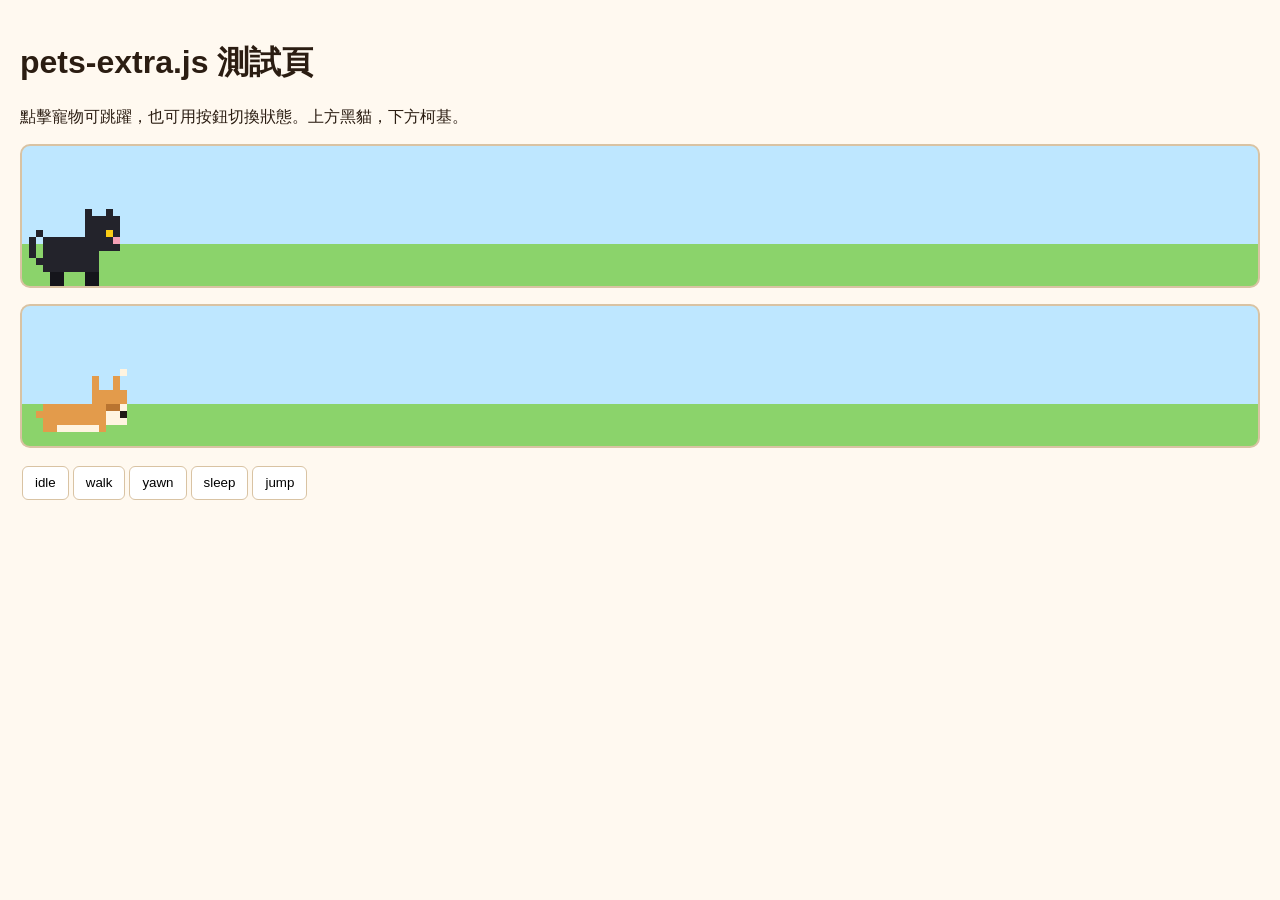
<file: pets-demo.html>
<!DOCTYPE html>
<html lang="zh-Hant"><head><meta charset="UTF-8"><meta name="viewport" content="width=device-width,initial-scale=1">
<title>WidgetPets Extra Demo</title>
<style>body{font-family:sans-serif;background:#FFF9F0;margin:0;padding:20px;color:#2B1D12}
.stage{position:relative;height:140px;margin:16px 0;border:2px solid #D9C3A3;border-radius:10px;background:linear-gradient(#BEE7FF 0 70%,#8BD36B 70%);overflow:hidden}
button{height:34px;padding:0 12px;margin:2px;border:1px solid #D9C3A3;border-radius:6px;background:#fff;cursor:pointer}</style></head>
<body><h1>pets-extra.js 測試頁</h1>
<p>點擊寵物可跳躍，也可用按鈕切換狀態。上方黑貓，下方柯基。</p>
<div id="a" class="stage"></div><div id="b" class="stage"></div>
<div id="btns"></div>
<script src="pets-extra.js"></script>
<script>
var pa=WidgetPetsExtra.mount(document.getElementById('a'),'blackcat',{scale:7});
var pb=WidgetPetsExtra.mount(document.getElementById('b'),'corgi',{scale:7});
['idle','walk','yawn','sleep','jump'].forEach(function(s){
  var b=document.createElement('button');b.textContent=s;
  b.onclick=function(){pa.setState(s);pb.setState(s);};
  document.getElementById('btns').appendChild(b);
});
</script></body></html>
</file>
